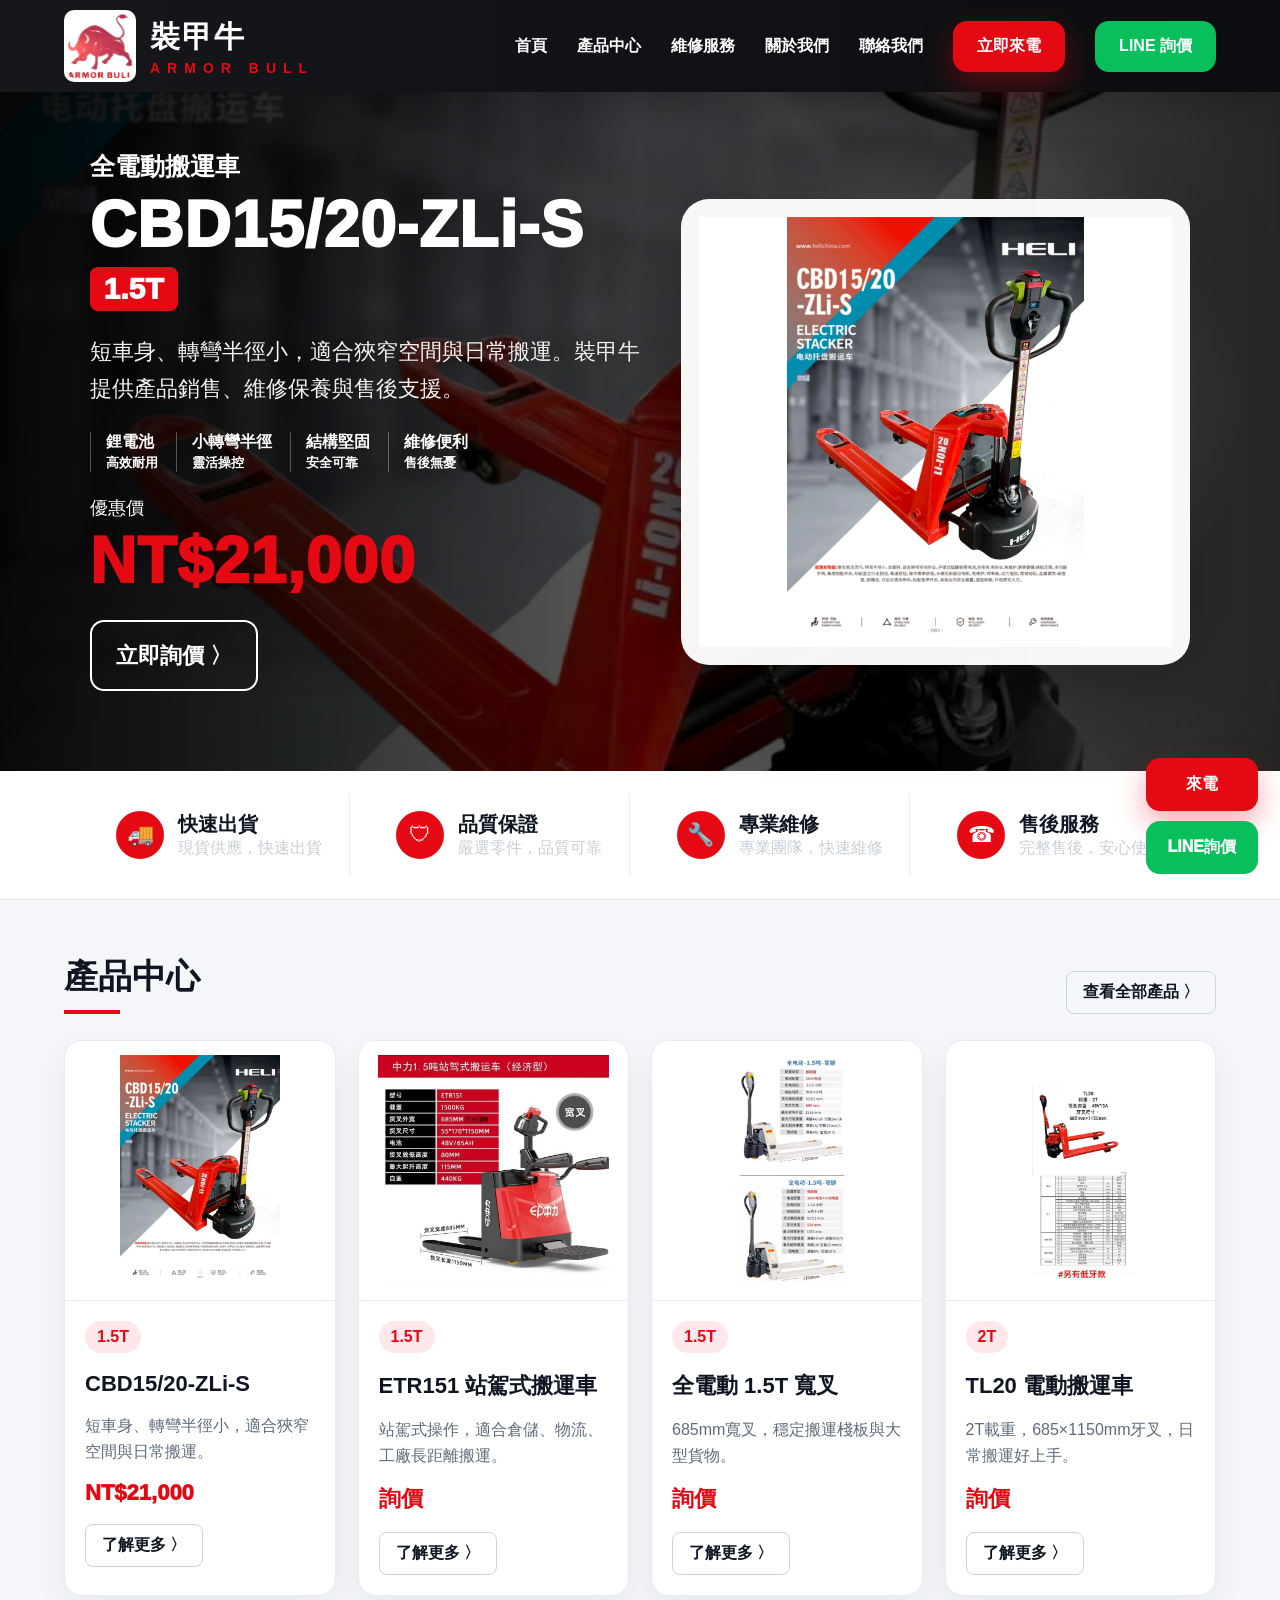
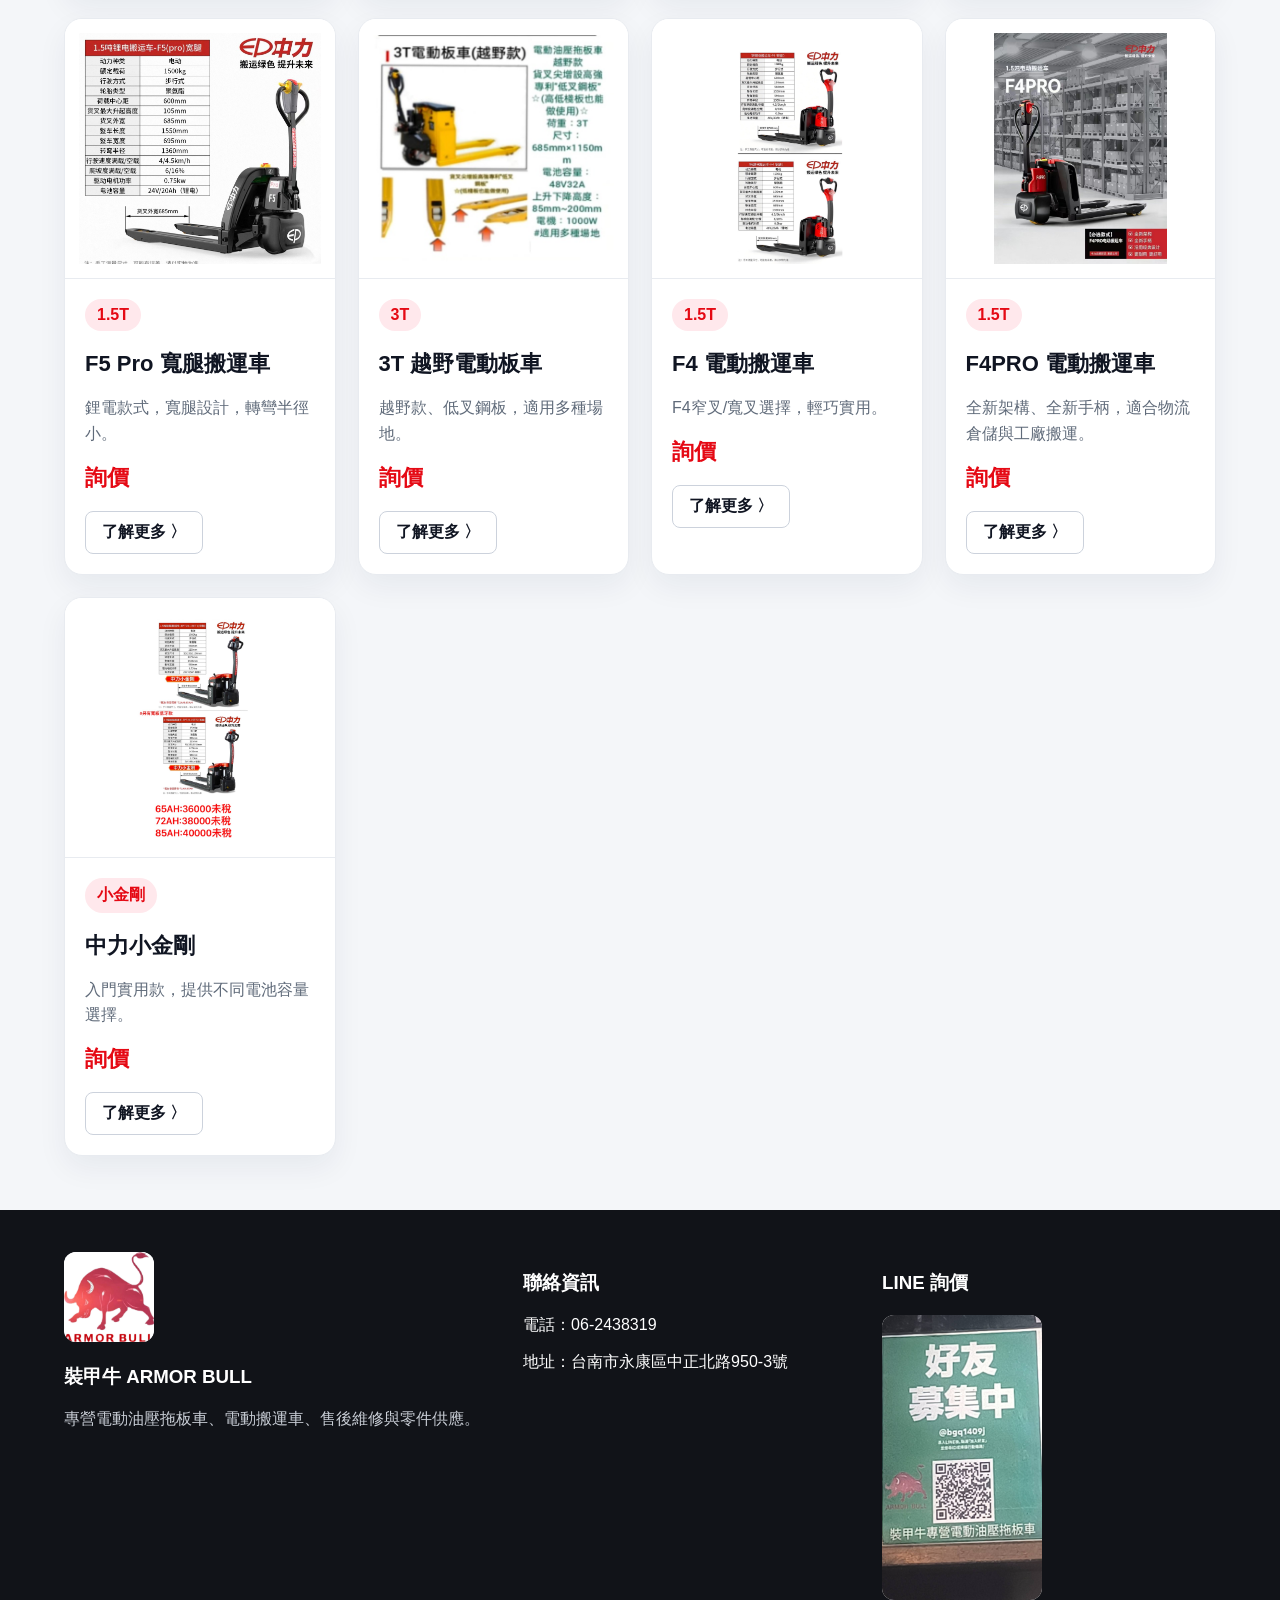
<file: index.html>
<!doctype html><html lang="zh-Hant"><head><meta charset="utf-8"><meta name="viewport" content="width=device-width,initial-scale=1"><title>裝甲牛 ARMOR BULL｜專業電動搬運設備</title><meta name="description" content="裝甲牛 ARMOR BULL，專營電動拖板車、電動搬運車與維修服務。"><link rel="stylesheet" href="css/style.css"></head><body><header class="topbar"><a class="brand" href="index.html"><img src="images/logo.jpg" onerror="this.onerror=null;this.src='logo.jpg'" alt="ARMOR BULL 裝甲牛 Logo"><div><h1>裝甲牛</h1><span>ARMOR BULL</span></div></a><nav class="nav"><a href="index.html">首頁</a><a href="products.html">產品中心</a><a href="service.html">維修服務</a><a href="about.html">關於我們</a><a href="contact.html">聯絡我們</a><a class="btn btn-red" href="tel:062438319">立即來電</a><a class="btn btn-green" href="contact.html#line">LINE 詢價</a></nav></header><section class="hero"><div><div class="eyebrow">全電動搬運車</div><h2>CBD15/20-ZLi-S</h2><span class="tag">1.5T</span><p>短車身、轉彎半徑小，適合狹窄空間與日常搬運。裝甲牛提供產品銷售、維修保養與售後支援。</p><div class="features"><div>鋰電池<br><small>高效耐用</small></div><div>小轉彎半徑<br><small>靈活操控</small></div><div>結構堅固<br><small>安全可靠</small></div><div>維修便利<br><small>售後無憂</small></div></div><div class="price"><small>優惠價</small><strong>NT$21,000</strong></div><p><a class="btn btn-outline" href="contact.html">立即詢價 〉</a></p></div><div class="hero-img"><img src="images/cbd.jpg" onerror="this.onerror=null;this.src='cbd.jpg'" alt="CBD15/20-ZLi-S 電動搬運車"></div></section><section class="service-strip"><div><span class="icon">🚚</span><p><b class="strip-title">快速出貨</b><br><span class="muted">現貨供應，快速出貨</span></p></div><div><span class="icon">🛡</span><p><b class="strip-title">品質保證</b><br><span class="muted">嚴選零件，品質可靠</span></p></div><div><span class="icon">🔧</span><p><b class="strip-title">專業維修</b><br><span class="muted">專業團隊，快速維修</span></p></div><div><span class="icon">☎</span><p><b class="strip-title">售後服務</b><br><span class="muted">完整售後，安心使用</span></p></div></section><section class="section" id="products"><div class="section-head"><h2>產品中心</h2><a class="mini-btn" href="products.html">查看全部產品 〉</a></div><div class="grid"><article class="card"><div class="pic"><img src="images/cbd.jpg" onerror="this.onerror=null;this.src='cbd.jpg'" alt="CBD15/20-ZLi-S"></div><div class="card-body"><span class="badge">1.5T</span><h3>CBD15/20-ZLi-S</h3><p>短車身、轉彎半徑小，適合狹窄空間與日常搬運。</p><div class="money">NT$21,000</div><a class="mini-btn" href="products.html#cbd">了解更多 〉</a></div></article>
<article class="card"><div class="pic"><img src="images/etr151.jpg" onerror="this.onerror=null;this.src='etr151.jpg'" alt="ETR151 站駕式搬運車"></div><div class="card-body"><span class="badge">1.5T</span><h3>ETR151 站駕式搬運車</h3><p>站駕式操作，適合倉儲、物流、工廠長距離搬運。</p><div class="money">詢價</div><a class="mini-btn" href="products.html#etr151">了解更多 〉</a></div></article>
<article class="card"><div class="pic"><img src="images/white-15.jpg" onerror="this.onerror=null;this.src='white-15.jpg'" alt="全電動 1.5T 寬叉"></div><div class="card-body"><span class="badge">1.5T</span><h3>全電動 1.5T 寬叉</h3><p>685mm寬叉，穩定搬運棧板與大型貨物。</p><div class="money">詢價</div><a class="mini-btn" href="products.html#white-15">了解更多 〉</a></div></article>
<article class="card"><div class="pic"><img src="images/tl20.jpg" onerror="this.onerror=null;this.src='tl20.jpg'" alt="TL20 電動搬運車"></div><div class="card-body"><span class="badge">2T</span><h3>TL20 電動搬運車</h3><p>2T載重，685×1150mm牙叉，日常搬運好上手。</p><div class="money">詢價</div><a class="mini-btn" href="products.html#tl20">了解更多 〉</a></div></article>
<article class="card"><div class="pic"><img src="images/f5pro.jpg" onerror="this.onerror=null;this.src='f5pro.jpg'" alt="F5 Pro 寬腿搬運車"></div><div class="card-body"><span class="badge">1.5T</span><h3>F5 Pro 寬腿搬運車</h3><p>鋰電款式，寬腿設計，轉彎半徑小。</p><div class="money">詢價</div><a class="mini-btn" href="products.html#f5pro">了解更多 〉</a></div></article>
<article class="card"><div class="pic"><img src="images/terrain3t.jpg" onerror="this.onerror=null;this.src='terrain3t.jpg'" alt="3T 越野電動板車"></div><div class="card-body"><span class="badge">3T</span><h3>3T 越野電動板車</h3><p>越野款、低叉鋼板，適用多種場地。</p><div class="money">詢價</div><a class="mini-btn" href="products.html#terrain3t">了解更多 〉</a></div></article>
<article class="card"><div class="pic"><img src="images/f4.jpg" onerror="this.onerror=null;this.src='f4.jpg'" alt="F4 電動搬運車"></div><div class="card-body"><span class="badge">1.5T</span><h3>F4 電動搬運車</h3><p>F4窄叉/寬叉選擇，輕巧實用。</p><div class="money">詢價</div><a class="mini-btn" href="products.html#f4">了解更多 〉</a></div></article>
<article class="card"><div class="pic"><img src="images/f4pro.jpg" onerror="this.onerror=null;this.src='f4pro.jpg'" alt="F4PRO 電動搬運車"></div><div class="card-body"><span class="badge">1.5T</span><h3>F4PRO 電動搬運車</h3><p>全新架構、全新手柄，適合物流倉儲與工廠搬運。</p><div class="money">詢價</div><a class="mini-btn" href="products.html#f4pro">了解更多 〉</a></div></article>
<article class="card"><div class="pic"><img src="images/xiaojingang.jpg" onerror="this.onerror=null;this.src='xiaojingang.jpg'" alt="中力小金剛"></div><div class="card-body"><span class="badge">小金剛</span><h3>中力小金剛</h3><p>入門實用款，提供不同電池容量選擇。</p><div class="money">詢價</div><a class="mini-btn" href="products.html#xiaojingang">了解更多 〉</a></div></article></div></section><div class="float"><a class="btn-red" href="tel:062438319">來電</a><a class="btn-green" href="contact.html#line">LINE詢價</a></div><footer class="footer"><div><img src="images/logo.jpg" onerror="this.onerror=null;this.src='logo.jpg'" alt="裝甲牛"><h3>裝甲牛 ARMOR BULL</h3><p class="muted">專營電動油壓拖板車、電動搬運車、售後維修與零件供應。</p></div><div><h3>聯絡資訊</h3><p>電話：06-2438319</p><p>地址：台南市永康區中正北路950-3號</p></div><div id="line"><h3>LINE 詢價</h3><img class="qr" src="images/lineqr.jpg" onerror="this.onerror=null;this.src='lineqr.jpg'" alt="LINE QR Code"></div></footer><script src="js/main.js"></script></body></html>
</file>
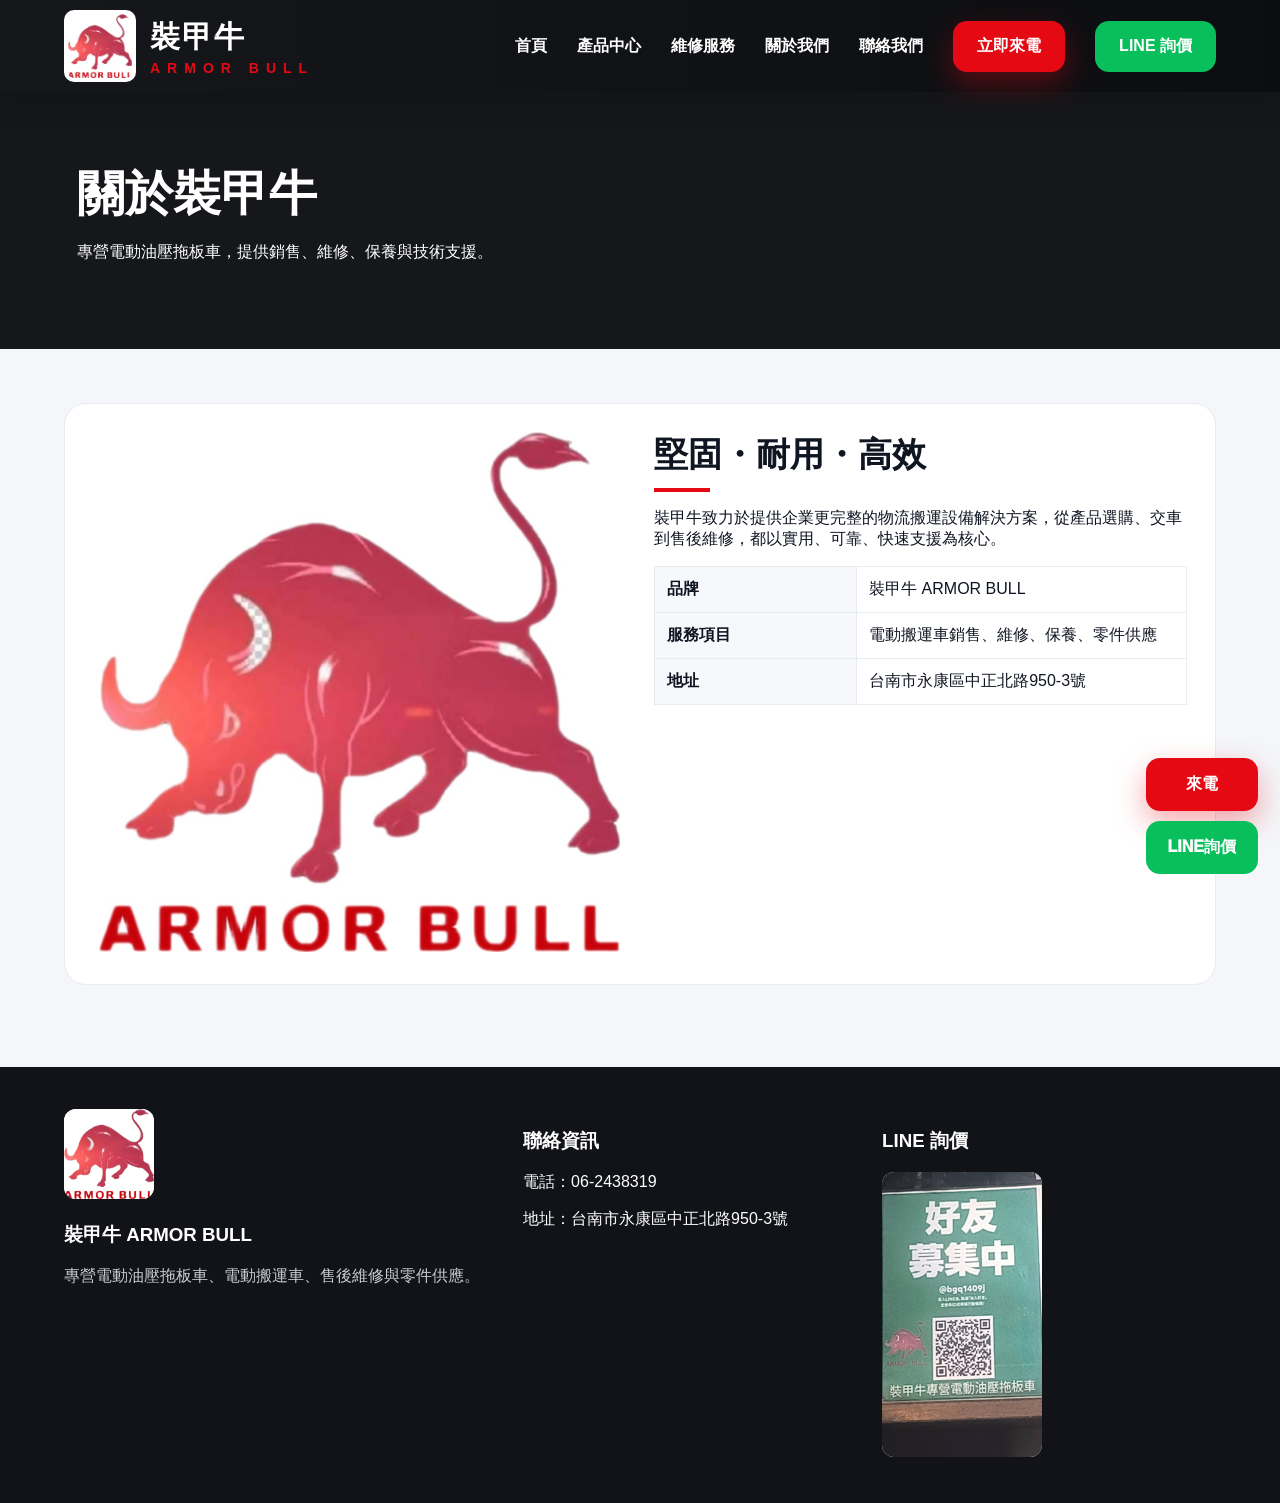
<file: about.html>
<!doctype html><html lang="zh-Hant"><head><meta charset="utf-8"><meta name="viewport" content="width=device-width,initial-scale=1"><title>關於我們｜裝甲牛 ARMOR BULL</title><meta name="description" content="裝甲牛 ARMOR BULL，專營電動拖板車、電動搬運車與維修服務。"><link rel="stylesheet" href="css/style.css"></head><body><header class="topbar"><a class="brand" href="index.html"><img src="images/logo.jpg" onerror="this.onerror=null;this.src='logo.jpg'" alt="ARMOR BULL 裝甲牛 Logo"><div><h1>裝甲牛</h1><span>ARMOR BULL</span></div></a><nav class="nav"><a href="index.html">首頁</a><a href="products.html">產品中心</a><a href="service.html">維修服務</a><a href="about.html">關於我們</a><a href="contact.html">聯絡我們</a><a class="btn btn-red" href="tel:062438319">立即來電</a><a class="btn btn-green" href="contact.html#line">LINE 詢價</a></nav></header><section class="page-hero"><h2>關於裝甲牛</h2><p>專營電動油壓拖板車，提供銷售、維修、保養與技術支援。</p></section><section class="section"><div class="product-detail"><div><img src="images/logo.jpg" onerror="this.onerror=null;this.src='logo.jpg'" alt="裝甲牛 Logo"></div><div><h2>堅固・耐用・高效</h2><p>裝甲牛致力於提供企業更完整的物流搬運設備解決方案，從產品選購、交車到售後維修，都以實用、可靠、快速支援為核心。</p><table class="specs"><tr><td>品牌</td><td>裝甲牛 ARMOR BULL</td></tr><tr><td>服務項目</td><td>電動搬運車銷售、維修、保養、零件供應</td></tr><tr><td>地址</td><td>台南市永康區中正北路950-3號</td></tr></table></div></div></section><div class="float"><a class="btn-red" href="tel:062438319">來電</a><a class="btn-green" href="contact.html#line">LINE詢價</a></div><footer class="footer"><div><img src="images/logo.jpg" onerror="this.onerror=null;this.src='logo.jpg'" alt="裝甲牛"><h3>裝甲牛 ARMOR BULL</h3><p class="muted">專營電動油壓拖板車、電動搬運車、售後維修與零件供應。</p></div><div><h3>聯絡資訊</h3><p>電話：06-2438319</p><p>地址：台南市永康區中正北路950-3號</p></div><div id="line"><h3>LINE 詢價</h3><img class="qr" src="images/lineqr.jpg" onerror="this.onerror=null;this.src='lineqr.jpg'" alt="LINE QR Code"></div></footer><script src="js/main.js"></script></body></html>
</file>
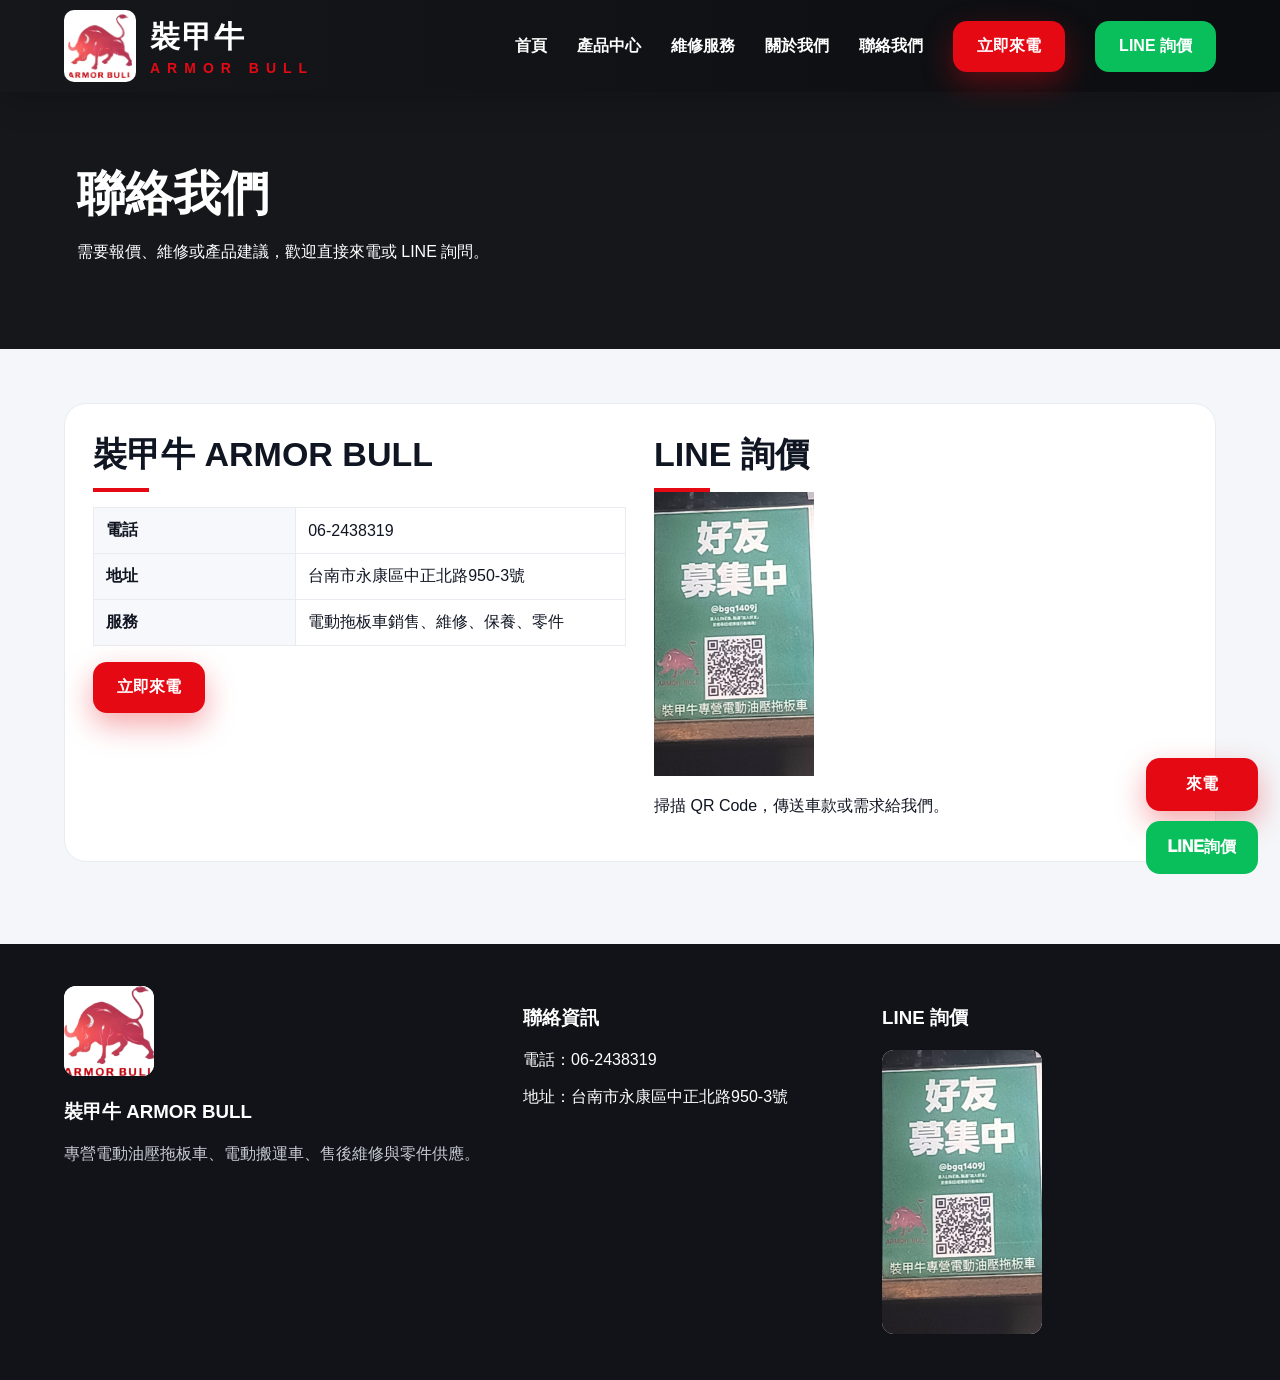
<file: contact.html>
<!doctype html><html lang="zh-Hant"><head><meta charset="utf-8"><meta name="viewport" content="width=device-width,initial-scale=1"><title>聯絡我們｜裝甲牛 ARMOR BULL</title><meta name="description" content="裝甲牛 ARMOR BULL，專營電動拖板車、電動搬運車與維修服務。"><link rel="stylesheet" href="css/style.css"></head><body><header class="topbar"><a class="brand" href="index.html"><img src="images/logo.jpg" onerror="this.onerror=null;this.src='logo.jpg'" alt="ARMOR BULL 裝甲牛 Logo"><div><h1>裝甲牛</h1><span>ARMOR BULL</span></div></a><nav class="nav"><a href="index.html">首頁</a><a href="products.html">產品中心</a><a href="service.html">維修服務</a><a href="about.html">關於我們</a><a href="contact.html">聯絡我們</a><a class="btn btn-red" href="tel:062438319">立即來電</a><a class="btn btn-green" href="contact.html#line">LINE 詢價</a></nav></header><section class="page-hero"><h2>聯絡我們</h2><p>需要報價、維修或產品建議，歡迎直接來電或 LINE 詢問。</p></section><section class="section"><div class="product-detail"><div><h2>裝甲牛 ARMOR BULL</h2><table class="specs"><tr><td>電話</td><td>06-2438319</td></tr><tr><td>地址</td><td>台南市永康區中正北路950-3號</td></tr><tr><td>服務</td><td>電動拖板車銷售、維修、保養、零件</td></tr></table><p><a class="btn btn-red" href="tel:062438319">立即來電</a></p></div><div id="line"><h2>LINE 詢價</h2><img class="qr" src="images/lineqr.jpg" onerror="this.onerror=null;this.src='lineqr.jpg'" alt="LINE QR Code"><p>掃描 QR Code，傳送車款或需求給我們。</p></div></div></section><div class="float"><a class="btn-red" href="tel:062438319">來電</a><a class="btn-green" href="contact.html#line">LINE詢價</a></div><footer class="footer"><div><img src="images/logo.jpg" onerror="this.onerror=null;this.src='logo.jpg'" alt="裝甲牛"><h3>裝甲牛 ARMOR BULL</h3><p class="muted">專營電動油壓拖板車、電動搬運車、售後維修與零件供應。</p></div><div><h3>聯絡資訊</h3><p>電話：06-2438319</p><p>地址：台南市永康區中正北路950-3號</p></div><div id="line"><h3>LINE 詢價</h3><img class="qr" src="images/lineqr.jpg" onerror="this.onerror=null;this.src='lineqr.jpg'" alt="LINE QR Code"></div></footer><script src="js/main.js"></script></body></html>
</file>
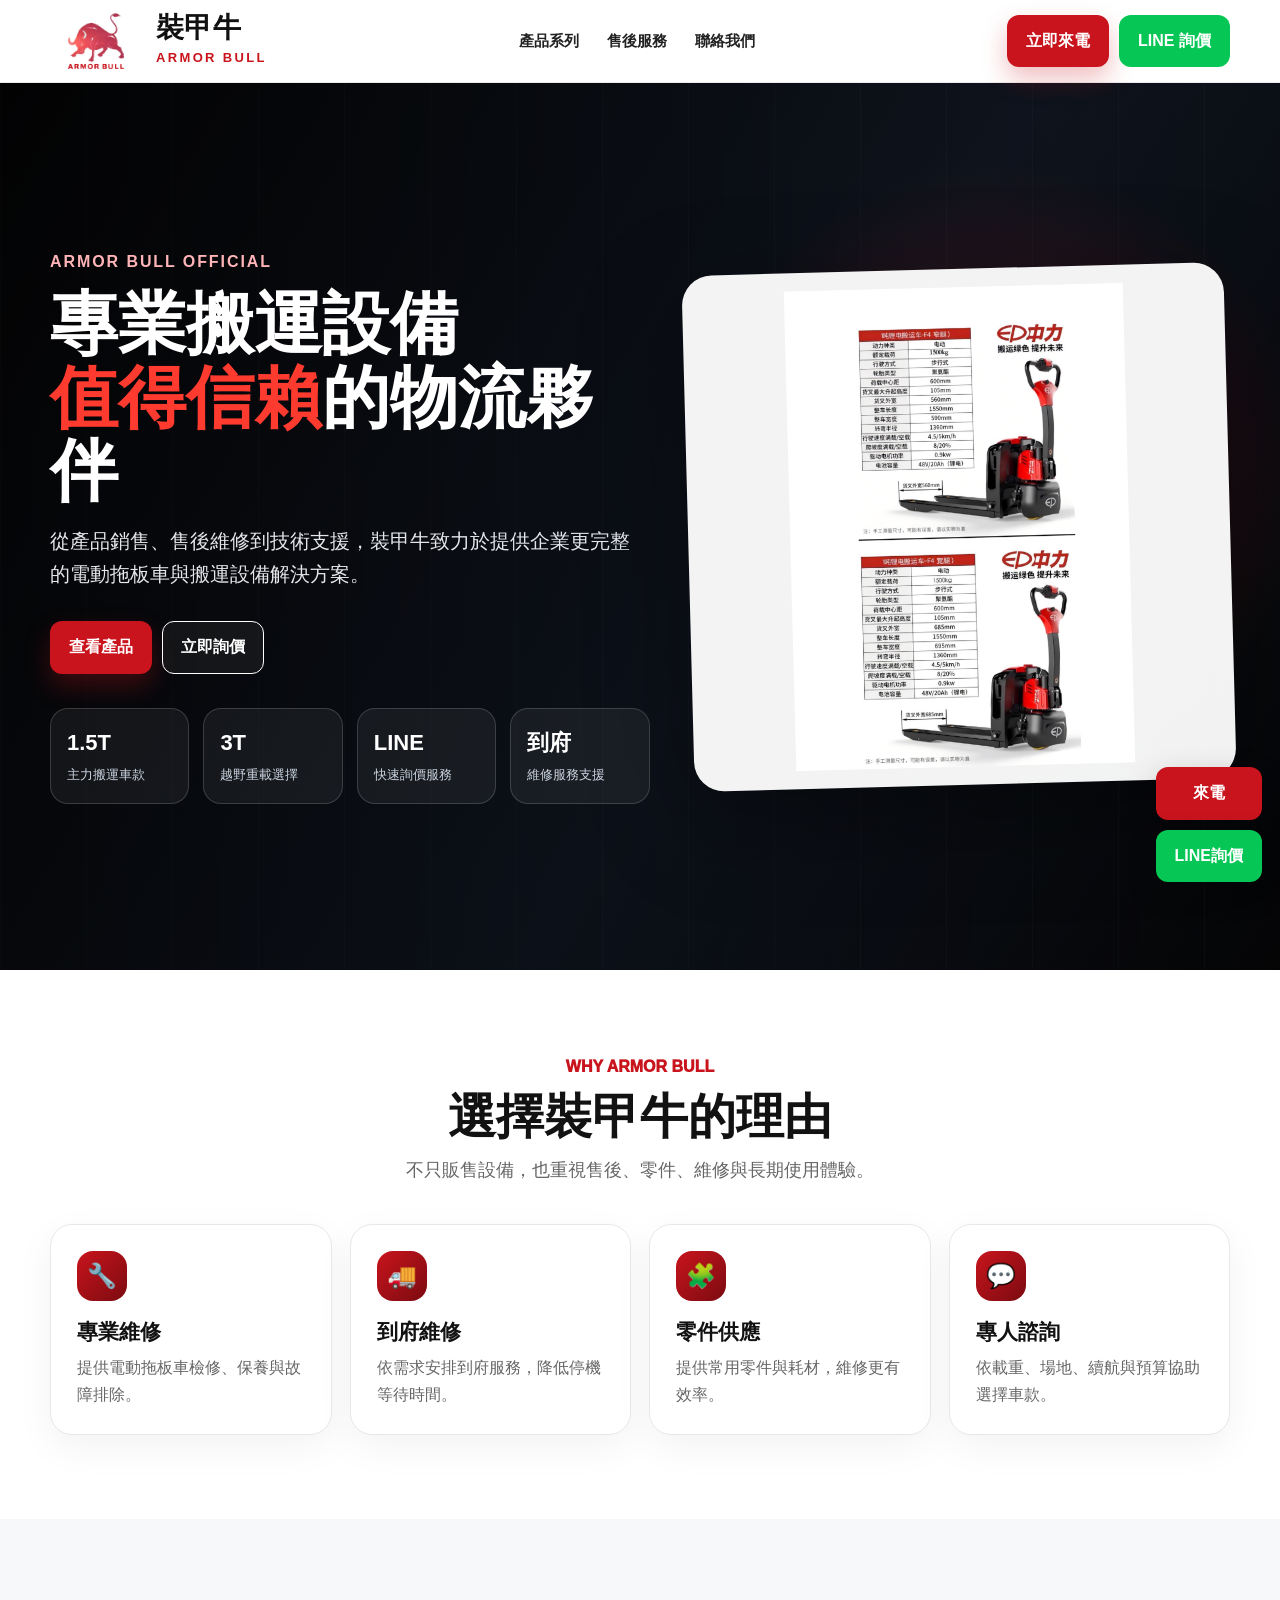
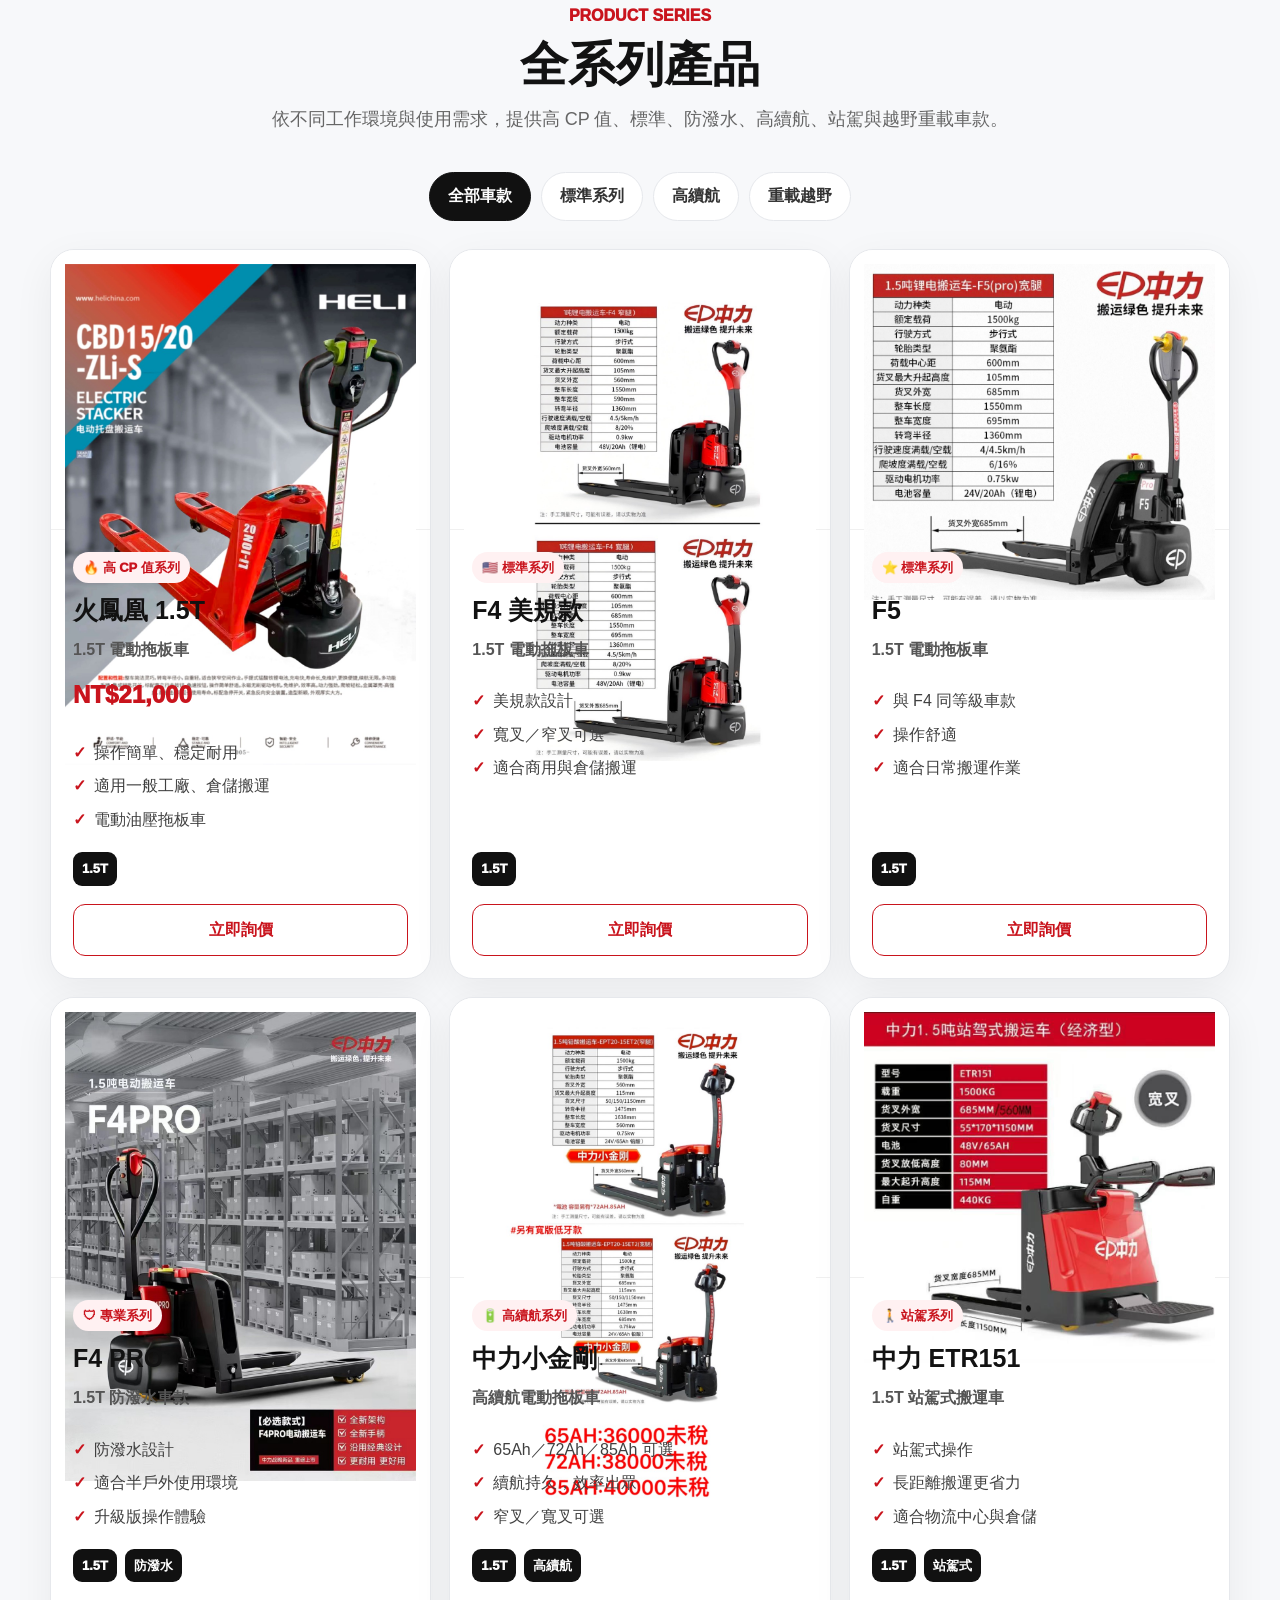
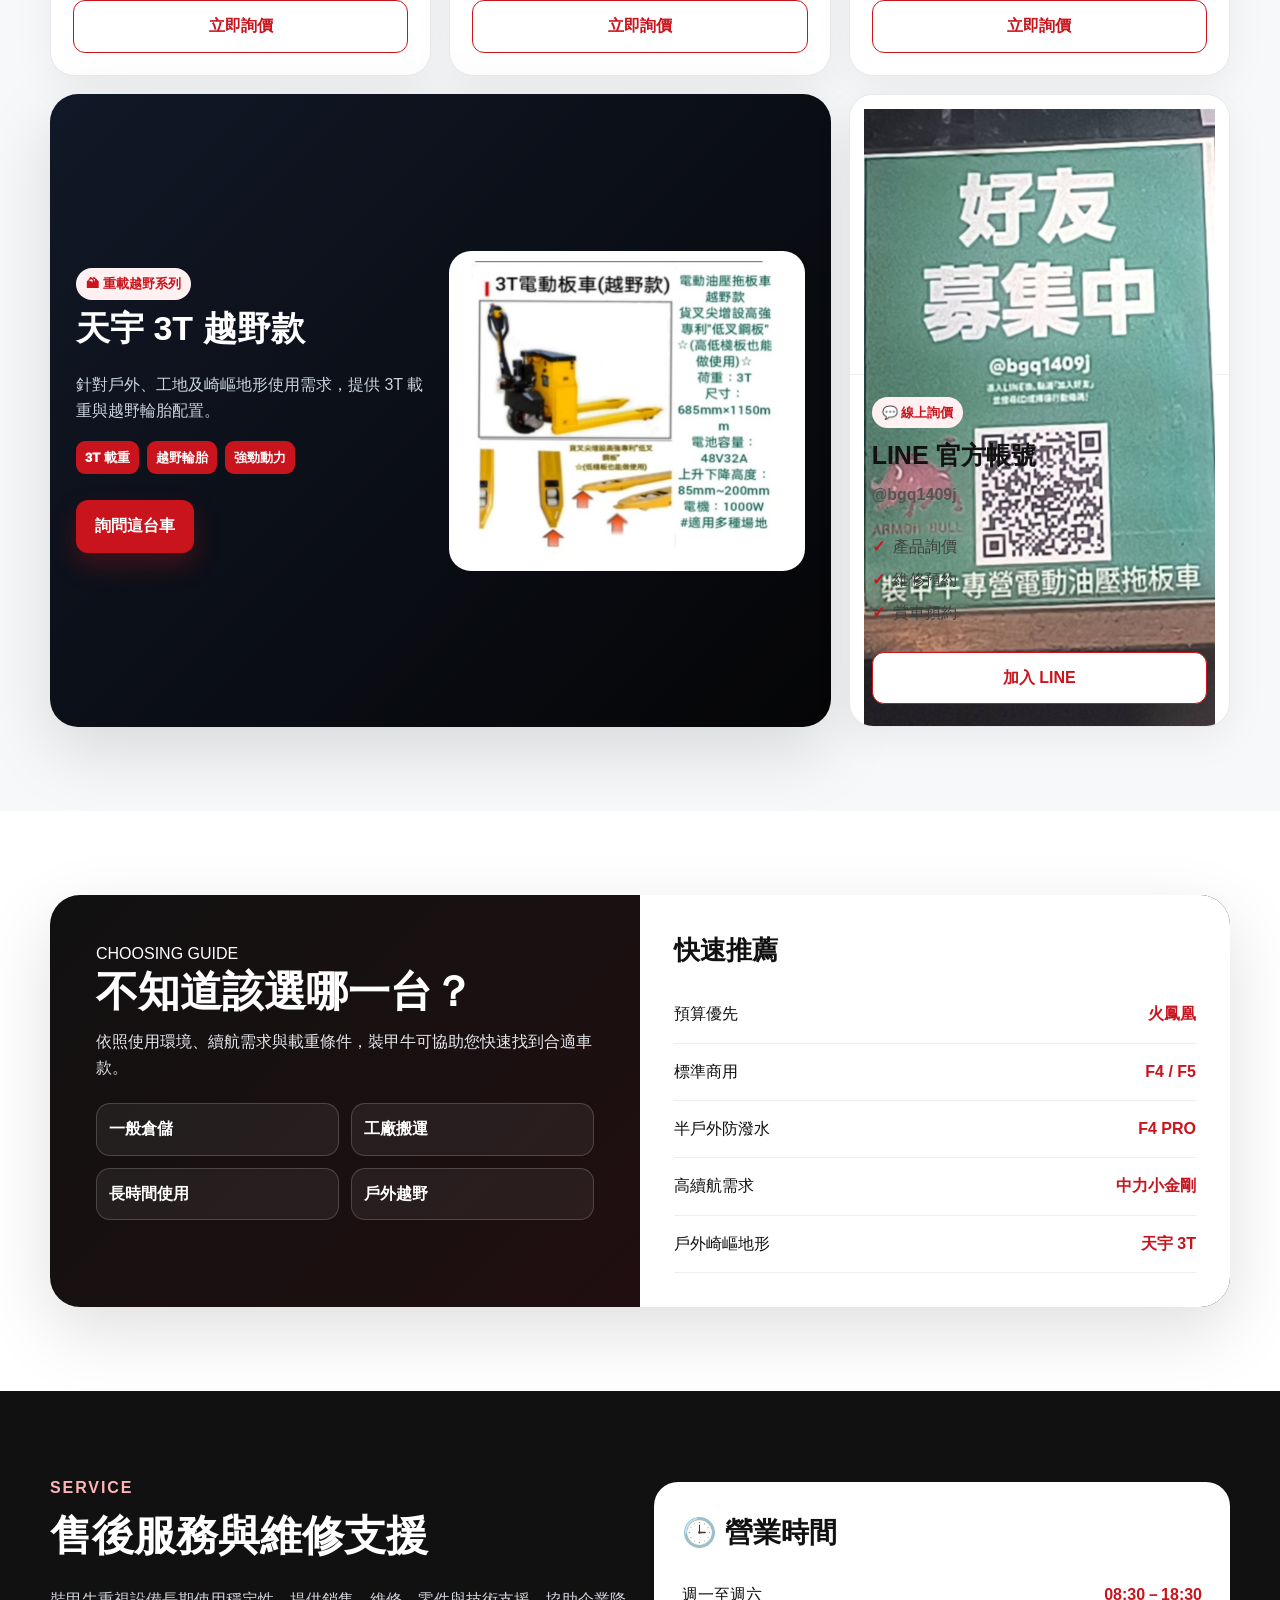
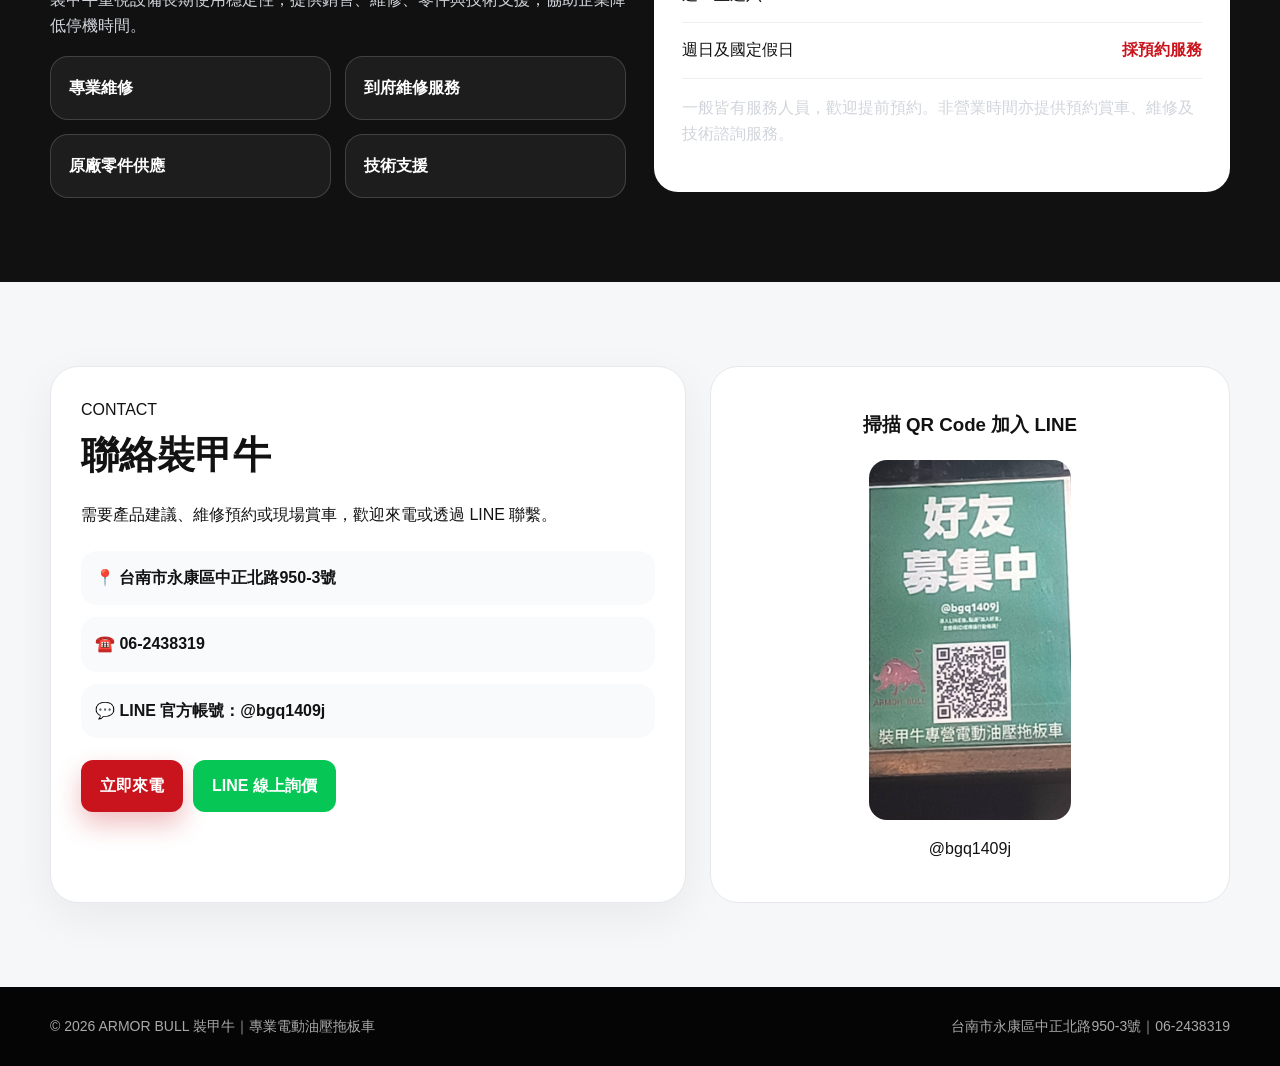
<file: index_fixed.html>
<!doctype html>
<html lang="zh-Hant">
<head>
  <meta charset="utf-8" />
  <meta name="viewport" content="width=device-width, initial-scale=1" />
  <title>裝甲牛 ARMOR BULL｜電動拖板車・搬運設備專家</title>
  <meta name="description" content="裝甲牛 ARMOR BULL 專營電動油壓拖板車、電動搬運設備、售後維修與零件供應。台南市永康區中正北路950-3號，電話06-2438319。" />
  <style>
    :root{
      --red:#c9141d;
      --red2:#ff3b30;
      --black:#08090b;
      --steel:#141820;
      --gray:#6b7280;
      --line:#e6e8ec;
      --white:#fff;
      --soft:#f7f8fa;
      --green:#06c755;
      --radius:22px;
      --shadow:0 24px 70px rgba(0,0,0,.13);
    }
    *{box-sizing:border-box}
    html{scroll-behavior:smooth}
    body{margin:0;font-family:-apple-system,BlinkMacSystemFont,"Segoe UI","Noto Sans TC","Microsoft JhengHei",Arial,sans-serif;color:#121212;background:#fff;line-height:1.65}
    a{text-decoration:none;color:inherit}
    img{max-width:100%;display:block}
    .container{width:min(1180px,calc(100% - 36px));margin:auto}
    .topbar{position:sticky;top:0;z-index:20;background:rgba(255,255,255,.92);backdrop-filter:blur(16px);border-bottom:1px solid rgba(0,0,0,.08)}
    .nav{height:82px;display:flex;align-items:center;justify-content:space-between;gap:22px}
    .brand{display:flex;align-items:center;gap:14px;font-weight:900;letter-spacing:.02em}
    .brand img{width:92px;height:56px;object-fit:contain;border-radius:8px;background:#fff}
    .brand .cn{font-size:28px;line-height:1;color:#111}.brand .en{font-size:13px;color:var(--red);letter-spacing:.18em;margin-top:5px}
    .navlinks{display:flex;gap:28px;font-weight:800;color:#222;font-size:15px}.navlinks a:hover{color:var(--red)}
    .actions{display:flex;gap:10px;align-items:center}.btn{display:inline-flex;align-items:center;justify-content:center;gap:8px;border-radius:12px;padding:12px 18px;font-weight:900;border:1px solid transparent;transition:.2s;white-space:nowrap}.btn:hover{transform:translateY(-2px)}.btn-red{background:var(--red);color:#fff;box-shadow:0 12px 26px rgba(201,20,29,.28)}.btn-line{background:var(--green);color:#fff}.btn-dark{background:#111;color:#fff}.btn-outline{border-color:#fff;color:#fff;background:rgba(255,255,255,.05)}
    .hero{position:relative;overflow:hidden;background:radial-gradient(circle at 78% 44%,rgba(201,20,29,.34),transparent 28%),linear-gradient(120deg,#050506 0%,#111722 58%,#050506 100%);color:#fff}
    .hero:before{content:"";position:absolute;inset:0;background:linear-gradient(90deg,rgba(0,0,0,.55),rgba(0,0,0,.1)),repeating-linear-gradient(90deg,rgba(255,255,255,.035) 0 1px,transparent 1px 86px);opacity:.75}
    .hero-inner{position:relative;display:grid;grid-template-columns:1.05fr .95fr;gap:38px;align-items:center;min-height:680px;padding:82px 0}
    .eyebrow{color:#ffb4b7;font-weight:900;letter-spacing:.12em;margin-bottom:12px}.hero h1{font-size:clamp(42px,5.3vw,76px);line-height:1.08;margin:0 0 18px;font-weight:950}.hero h1 span{color:var(--red2)}.hero p{font-size:20px;color:#e5e7eb;max-width:650px;margin:0 0 30px}.hero-img{border-radius:30px;background:rgba(255,255,255,.95);padding:18px;box-shadow:0 30px 100px rgba(0,0,0,.4);transform:rotate(-1.5deg)}.hero-img img{border-radius:20px;max-height:480px;width:100%;object-fit:contain}.hero-stats{display:grid;grid-template-columns:repeat(4,1fr);gap:14px;margin-top:34px}.stat{border:1px solid rgba(255,255,255,.16);border-radius:18px;padding:16px;background:rgba(255,255,255,.06)}.stat b{display:block;font-size:22px;color:#fff}.stat small{color:#cbd5e1}
    section{padding:84px 0}.section-title{text-align:center;margin:0 auto 38px;max-width:760px}.section-title .tag{display:inline-block;color:var(--red);font-weight:950;margin-bottom:8px}.section-title h2{font-size:clamp(30px,4vw,48px);line-height:1.15;margin:0 0 12px}.section-title p{color:#666;margin:0;font-size:18px}
    .promise{background:#fff}.promise-grid{display:grid;grid-template-columns:repeat(4,1fr);gap:18px}.promise-card{padding:26px;border:1px solid var(--line);border-radius:var(--radius);box-shadow:0 12px 38px rgba(0,0,0,.05);background:#fff}.icon{width:50px;height:50px;border-radius:16px;background:linear-gradient(135deg,var(--red),#7b0b10);color:#fff;display:grid;place-items:center;font-size:24px;margin-bottom:14px}.promise-card h3{margin:0 0 6px;font-size:21px}.promise-card p{margin:0;color:#666}
    .products{background:var(--soft)}.tabs{display:flex;justify-content:center;gap:10px;flex-wrap:wrap;margin-bottom:28px}.tab{padding:10px 18px;border:1px solid var(--line);border-radius:999px;background:#fff;font-weight:900;color:#333}.tab.active{background:#111;color:#fff;border-color:#111}.product-grid{display:grid;grid-template-columns:repeat(3,1fr);gap:18px}.product{background:#fff;border:1px solid var(--line);border-radius:24px;overflow:hidden;box-shadow:0 12px 40px rgba(0,0,0,.06);display:flex;flex-direction:column}.product-media{height:280px;background:#fff;display:grid;place-items:center;padding:14px;border-bottom:1px solid #f0f0f0}.product-media img{height:100%;width:100%;object-fit:contain}.product-body{padding:22px;display:flex;flex-direction:column;gap:12px;flex:1}.badge{display:inline-flex;width:max-content;border-radius:999px;padding:5px 10px;background:#fff1f2;color:var(--red);font-weight:950;font-size:13px}.product h3{font-size:25px;margin:0;line-height:1.2}.sub{color:#555;font-weight:800}.price{font-size:24px;font-weight:950;color:var(--red)}.features{padding:0;margin:6px 0 0 0;list-style:none}.features li{margin:7px 0;color:#404040}.features li:before{content:"✓";color:var(--red);font-weight:950;margin-right:8px}.capacity{display:flex;gap:8px;flex-wrap:wrap;margin-top:auto}.pill{font-size:13px;font-weight:950;border-radius:9px;background:#111;color:#fff;padding:6px 9px}.product .btn{width:100%;margin-top:6px;border-color:var(--red);color:var(--red);background:#fff}.product .btn:hover{background:var(--red);color:#fff}.highlight{grid-column:span 2;background:linear-gradient(135deg,#111827,#050506);color:#fff;display:grid;grid-template-columns:1fr 1fr;gap:18px;align-items:center;padding:26px;border-radius:28px;box-shadow:var(--shadow)}.highlight img{background:#fff;border-radius:22px;padding:10px;height:320px;width:100%;object-fit:contain}.highlight h3{font-size:34px;margin:0}.highlight p{color:#cbd5e1}.highlight .pill{background:var(--red)}
    .chooser{background:#fff}.chooser-box{border-radius:30px;overflow:hidden;background:linear-gradient(135deg,#111,#2a0d10);color:#fff;display:grid;grid-template-columns:1fr 1fr;box-shadow:var(--shadow)}.chooser-copy{padding:46px}.chooser-copy h2{font-size:42px;line-height:1.12;margin:0 0 14px}.chooser-copy p{color:#e5e7eb;margin:0 0 22px}.checklist{display:grid;grid-template-columns:1fr 1fr;gap:12px}.check{border:1px solid rgba(255,255,255,.18);border-radius:14px;padding:12px;background:rgba(255,255,255,.06);font-weight:900}.recommend{background:#fff;color:#111;padding:34px}.recommend h3{font-size:26px;margin:0 0 14px}.recommend-row{display:flex;justify-content:space-between;gap:18px;border-bottom:1px solid #eee;padding:15px 0}.recommend-row b{color:var(--red)}
    .service{background:#111;color:#fff}.service-grid{display:grid;grid-template-columns:1fr 1fr;gap:28px;align-items:center}.service h2{font-size:42px;margin:0 0 16px}.service p{color:#d1d5db}.service-list{display:grid;grid-template-columns:repeat(2,1fr);gap:14px}.service-item{border:1px solid rgba(255,255,255,.16);border-radius:18px;padding:18px;background:rgba(255,255,255,.05);font-weight:900}.hours{background:#fff;color:#111;border-radius:24px;padding:28px}.hours h3{font-size:28px;margin:0 0 12px}.hours-row{display:flex;justify-content:space-between;padding:14px 0;border-bottom:1px solid #eee;gap:16px}.hours-row:last-child{border-bottom:0}.hours strong{color:var(--red)}
    .contact{background:#f6f7f9}.contact-grid{display:grid;grid-template-columns:1.1fr .9fr;gap:24px}.contact-card{background:#fff;border:1px solid var(--line);border-radius:28px;padding:30px;box-shadow:0 14px 46px rgba(0,0,0,.06)}.contact-card h2{font-size:38px;margin:0 0 10px}.info{display:grid;gap:12px;margin:22px 0}.info div{padding:14px;border-radius:16px;background:#f8fafc;font-weight:900}.qr{background:#fff;border:1px solid var(--line);border-radius:28px;padding:24px;display:grid;place-items:center;text-align:center}.qr img{max-height:360px;border-radius:18px}.footer{background:#050506;color:#aaa;padding:28px 0;font-size:14px}.footer-inner{display:flex;justify-content:space-between;gap:16px;align-items:center}.floating{position:fixed;right:18px;bottom:18px;z-index:30;display:flex;flex-direction:column;gap:10px}.floating a{box-shadow:0 10px 30px rgba(0,0,0,.22)}
    @media (max-width: 980px){.navlinks{display:none}.hero-inner,.service-grid,.contact-grid,.chooser-box{grid-template-columns:1fr}.hero-inner{min-height:auto;padding:54px 0}.hero-stats,.promise-grid{grid-template-columns:repeat(2,1fr)}.product-grid{grid-template-columns:1fr 1fr}.highlight{grid-column:span 2;grid-template-columns:1fr}.brand .cn{font-size:22px}.actions .btn-red{display:none}}
    @media (max-width: 640px){.container{width:min(100% - 24px,1180px)}.nav{height:72px}.brand img{width:66px;height:44px}.brand .cn{font-size:19px}.brand .en{font-size:10px}.actions .btn-line{padding:10px 12px;font-size:13px}.hero h1{font-size:42px}.hero p{font-size:17px}.hero-stats,.promise-grid,.product-grid,.service-list,.checklist{grid-template-columns:1fr}.highlight{grid-column:auto}.section-title h2,.service h2,.chooser-copy h2,.contact-card h2{font-size:32px}.product-media{height:230px}.footer-inner{flex-direction:column;align-items:flex-start}.floating{left:12px;right:12px;bottom:12px;flex-direction:row}.floating a{flex:1;padding:12px 10px}.qr img{max-height:260px}}
  </style>
</head>
<body>
  <header class="topbar">
    <div class="container nav">
      <a class="brand" href="#top" aria-label="ARMOR BULL 裝甲牛首頁">
        <img src="logo.jpg" alt="ARMOR BULL 裝甲牛 Logo">
        <div><div class="cn">裝甲牛</div><div class="en">ARMOR BULL</div></div>
      </a>
      <nav class="navlinks">
        <a href="#products">產品系列</a><a href="#service">售後服務</a><a href="#contact">聯絡我們</a>
      </nav>
      <div class="actions"><a class="btn btn-red" href="tel:062438319">立即來電</a><a class="btn btn-line" href="https://line.me/R/ti/p/@bgq1409j" target="_blank">LINE 詢價</a></div>
    </div>
  </header>

  <main id="top">
    <section class="hero">
      <div class="container hero-inner">
        <div>
          <div class="eyebrow">ARMOR BULL OFFICIAL</div>
          <h1>專業搬運設備<br><span>值得信賴</span>的物流夥伴</h1>
          <p>從產品銷售、售後維修到技術支援，裝甲牛致力於提供企業更完整的電動拖板車與搬運設備解決方案。</p>
          <div class="actions"><a class="btn btn-red" href="#products">查看產品</a><a class="btn btn-outline" href="#contact">立即詢價</a></div>
          <div class="hero-stats">
            <div class="stat"><b>1.5T</b><small>主力搬運車款</small></div>
            <div class="stat"><b>3T</b><small>越野重載選擇</small></div>
            <div class="stat"><b>LINE</b><small>快速詢價服務</small></div>
            <div class="stat"><b>到府</b><small>維修服務支援</small></div>
          </div>
        </div>
        <div class="hero-img"><img src="f4-us.jpg" alt="裝甲牛 F4 美規款電動拖板車"></div>
      </div>
    </section>

    <section class="promise">
      <div class="container">
        <div class="section-title"><span class="tag">WHY ARMOR BULL</span><h2>選擇裝甲牛的理由</h2><p>不只販售設備，也重視售後、零件、維修與長期使用體驗。</p></div>
        <div class="promise-grid">
          <div class="promise-card"><div class="icon">🔧</div><h3>專業維修</h3><p>提供電動拖板車檢修、保養與故障排除。</p></div>
          <div class="promise-card"><div class="icon">🚚</div><h3>到府維修</h3><p>依需求安排到府服務，降低停機等待時間。</p></div>
          <div class="promise-card"><div class="icon">🧩</div><h3>零件供應</h3><p>提供常用零件與耗材，維修更有效率。</p></div>
          <div class="promise-card"><div class="icon">💬</div><h3>專人諮詢</h3><p>依載重、場地、續航與預算協助選擇車款。</p></div>
        </div>
      </div>
    </section>

    <section class="products" id="products">
      <div class="container">
        <div class="section-title"><span class="tag">PRODUCT SERIES</span><h2>全系列產品</h2><p>依不同工作環境與使用需求，提供高 CP 值、標準、防潑水、高續航、站駕與越野重載車款。</p></div>
        <div class="tabs"><span class="tab active">全部車款</span><span class="tab">標準系列</span><span class="tab">高續航</span><span class="tab">重載越野</span></div>
        <div class="product-grid">
          <article class="product">
            <div class="product-media"><img src="fire-phoenix.jpg" alt="火鳳凰 1.5T 電動拖板車"></div>
            <div class="product-body"><span class="badge">🔥 高 CP 值系列</span><h3>火鳳凰 1.5T</h3><div class="sub">1.5T 電動拖板車</div><div class="price">NT$21,000</div><ul class="features"><li>操作簡單、穩定耐用</li><li>適用一般工廠、倉儲搬運</li><li>電動油壓拖板車</li></ul><div class="capacity"><span class="pill">1.5T</span></div><a class="btn" href="#contact">立即詢價</a></div>
          </article>
          <article class="product">
            <div class="product-media"><img src="f4-us.jpg" alt="F4 美規款 1.5T 電動拖板車"></div>
            <div class="product-body"><span class="badge">🇺🇸 標準系列</span><h3>F4 美規款</h3><div class="sub">1.5T 電動拖板車</div><ul class="features"><li>美規款設計</li><li>寬叉／窄叉可選</li><li>適合商用與倉儲搬運</li></ul><div class="capacity"><span class="pill">1.5T</span></div><a class="btn" href="#contact">立即詢價</a></div>
          </article>
          <article class="product">
            <div class="product-media"><img src="f5.jpg" alt="F5 1.5T 電動拖板車"></div>
            <div class="product-body"><span class="badge">⭐ 標準系列</span><h3>F5</h3><div class="sub">1.5T 電動拖板車</div><ul class="features"><li>與 F4 同等級車款</li><li>操作舒適</li><li>適合日常搬運作業</li></ul><div class="capacity"><span class="pill">1.5T</span></div><a class="btn" href="#contact">立即詢價</a></div>
          </article>
          <article class="product">
            <div class="product-media"><img src="f4pro.jpg" alt="F4 PRO 防潑水 1.5T 電動拖板車"></div>
            <div class="product-body"><span class="badge">🛡 專業系列</span><h3>F4 PRO</h3><div class="sub">1.5T 防潑水車款</div><ul class="features"><li>防潑水設計</li><li>適合半戶外使用環境</li><li>升級版操作體驗</li></ul><div class="capacity"><span class="pill">1.5T</span><span class="pill">防潑水</span></div><a class="btn" href="#contact">立即詢價</a></div>
          </article>
          <article class="product">
            <div class="product-media"><img src="xiaojingang.jpg" alt="中力小金剛 高續航電動拖板車"></div>
            <div class="product-body"><span class="badge">🔋 高續航系列</span><h3>中力小金剛</h3><div class="sub">高續航電動拖板車</div><ul class="features"><li>65Ah／72Ah／85Ah 可選</li><li>續航持久，效率出眾</li><li>窄叉／寬叉可選</li></ul><div class="capacity"><span class="pill">1.5T</span><span class="pill">高續航</span></div><a class="btn" href="#contact">立即詢價</a></div>
          </article>
          <article class="product">
            <div class="product-media"><img src="etr151.jpg" alt="中力 ETR151 站駕式搬運車"></div>
            <div class="product-body"><span class="badge">🚶 站駕系列</span><h3>中力 ETR151</h3><div class="sub">1.5T 站駕式搬運車</div><ul class="features"><li>站駕式操作</li><li>長距離搬運更省力</li><li>適合物流中心與倉儲</li></ul><div class="capacity"><span class="pill">1.5T</span><span class="pill">站駕式</span></div><a class="btn" href="#contact">立即詢價</a></div>
          </article>
          <article class="highlight">
            <div><span class="badge">🏔 重載越野系列</span><h3>天宇 3T 越野款</h3><p>針對戶外、工地及崎嶇地形使用需求，提供 3T 載重與越野輪胎配置。</p><div class="capacity"><span class="pill">3T 載重</span><span class="pill">越野輪胎</span><span class="pill">強勁動力</span></div><br><a class="btn btn-red" href="#contact">詢問這台車</a></div>
            <img src="tianyu3t.jpg" alt="天宇 3T 越野款電動拖板車">
          </article>
          <article class="product">
            <div class="product-media"><img src="line-qr.jpg" alt="裝甲牛 LINE 官方帳號 QR Code"></div>
            <div class="product-body"><span class="badge">💬 線上詢價</span><h3>LINE 官方帳號</h3><div class="sub">@bgq1409j</div><ul class="features"><li>產品詢價</li><li>維修預約</li><li>賞車預約</li></ul><a class="btn" href="https://line.me/R/ti/p/@bgq1409j" target="_blank">加入 LINE</a></div>
          </article>
        </div>
      </div>
    </section>

    <section class="chooser">
      <div class="container chooser-box">
        <div class="chooser-copy"><span class="tag">CHOOSING GUIDE</span><h2>不知道該選哪一台？</h2><p>依照使用環境、續航需求與載重條件，裝甲牛可協助您快速找到合適車款。</p><div class="checklist"><div class="check">一般倉儲</div><div class="check">工廠搬運</div><div class="check">長時間使用</div><div class="check">戶外越野</div></div></div>
        <div class="recommend"><h3>快速推薦</h3><div class="recommend-row"><span>預算優先</span><b>火鳳凰</b></div><div class="recommend-row"><span>標準商用</span><b>F4 / F5</b></div><div class="recommend-row"><span>半戶外防潑水</span><b>F4 PRO</b></div><div class="recommend-row"><span>高續航需求</span><b>中力小金剛</b></div><div class="recommend-row"><span>戶外崎嶇地形</span><b>天宇 3T</b></div></div>
      </div>
    </section>

    <section class="service" id="service">
      <div class="container service-grid">
        <div><span class="eyebrow">SERVICE</span><h2>售後服務與維修支援</h2><p>裝甲牛重視設備長期使用穩定性，提供銷售、維修、零件與技術支援，協助企業降低停機時間。</p><div class="service-list"><div class="service-item">專業維修</div><div class="service-item">到府維修服務</div><div class="service-item">原廠零件供應</div><div class="service-item">技術支援</div></div></div>
        <div class="hours"><h3>🕒 營業時間</h3><div class="hours-row"><span>週一至週六</span><strong>08:30－18:30</strong></div><div class="hours-row"><span>週日及國定假日</span><strong>採預約服務</strong></div><p>一般皆有服務人員，歡迎提前預約。非營業時間亦提供預約賞車、維修及技術諮詢服務。</p></div>
      </div>
    </section>

    <section class="contact" id="contact">
      <div class="container contact-grid">
        <div class="contact-card"><span class="tag">CONTACT</span><h2>聯絡裝甲牛</h2><p>需要產品建議、維修預約或現場賞車，歡迎來電或透過 LINE 聯繫。</p><div class="info"><div>📍 台南市永康區中正北路950-3號</div><div>☎️ 06-2438319</div><div>💬 LINE 官方帳號：@bgq1409j</div></div><div class="actions"><a class="btn btn-red" href="tel:062438319">立即來電</a><a class="btn btn-line" href="https://line.me/R/ti/p/@bgq1409j" target="_blank">LINE 線上詢價</a></div></div>
        <div class="qr"><h3>掃描 QR Code 加入 LINE</h3><img src="line-qr.jpg" alt="裝甲牛 LINE QR Code"><p>@bgq1409j</p></div>
      </div>
    </section>
  </main>

  <div class="floating"><a class="btn btn-red" href="tel:062438319">來電</a><a class="btn btn-line" href="https://line.me/R/ti/p/@bgq1409j" target="_blank">LINE詢價</a></div>

  <footer class="footer"><div class="container footer-inner"><div>© 2026 ARMOR BULL 裝甲牛｜專業電動油壓拖板車</div><div>台南市永康區中正北路950-3號｜06-2438319</div></div></footer>
</body>
</html>
</file>
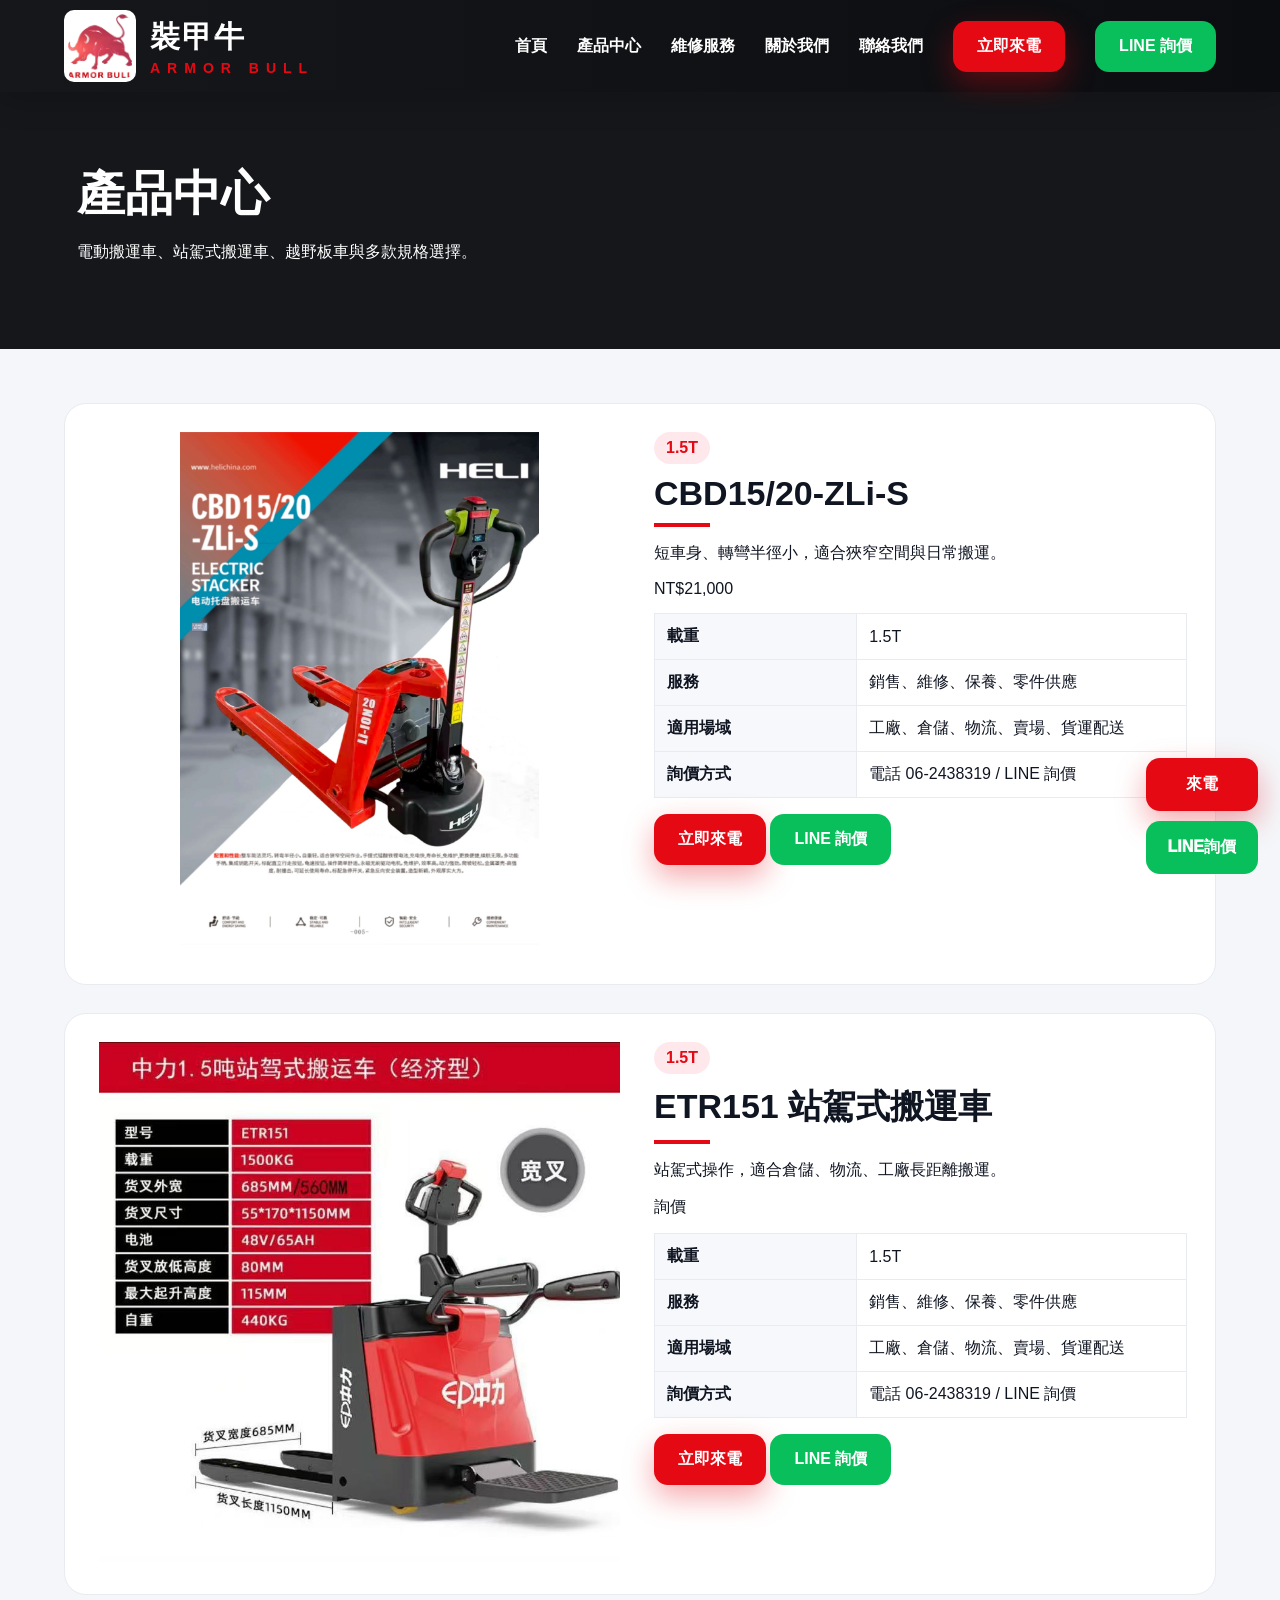
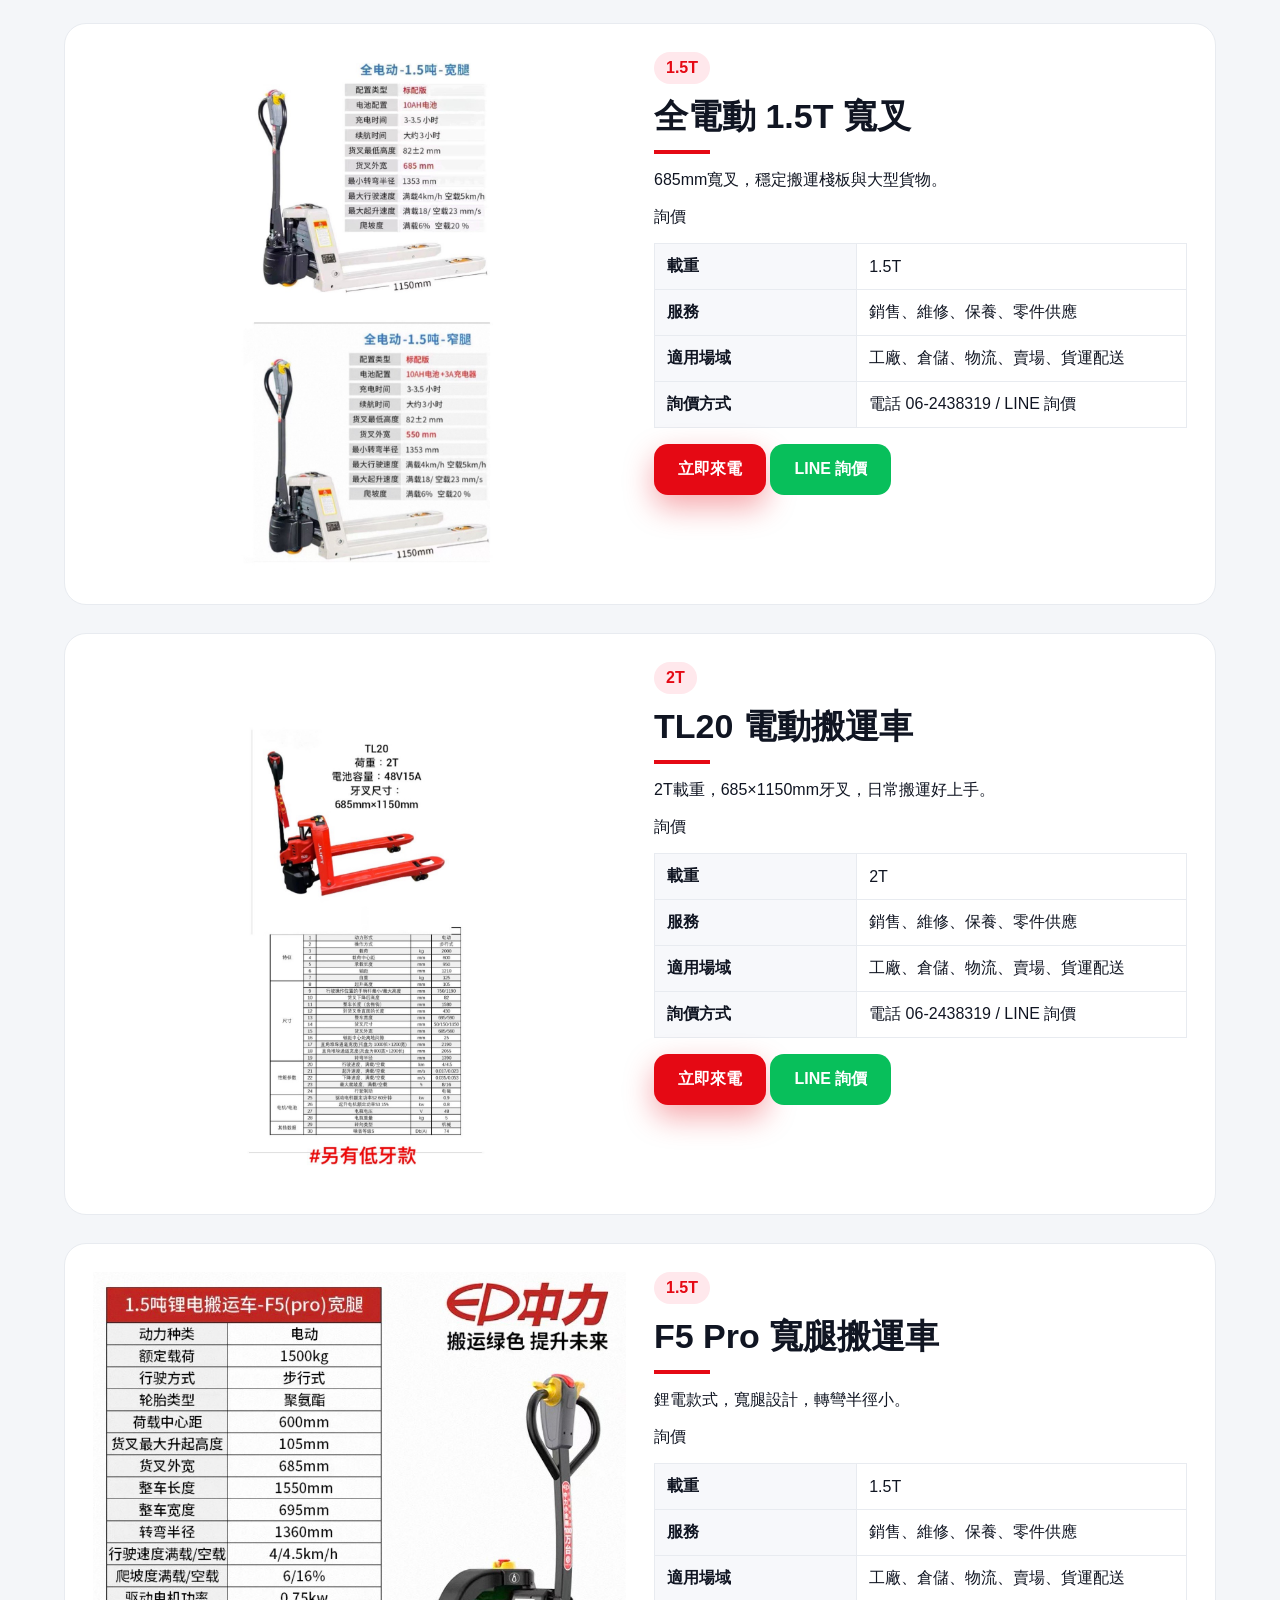
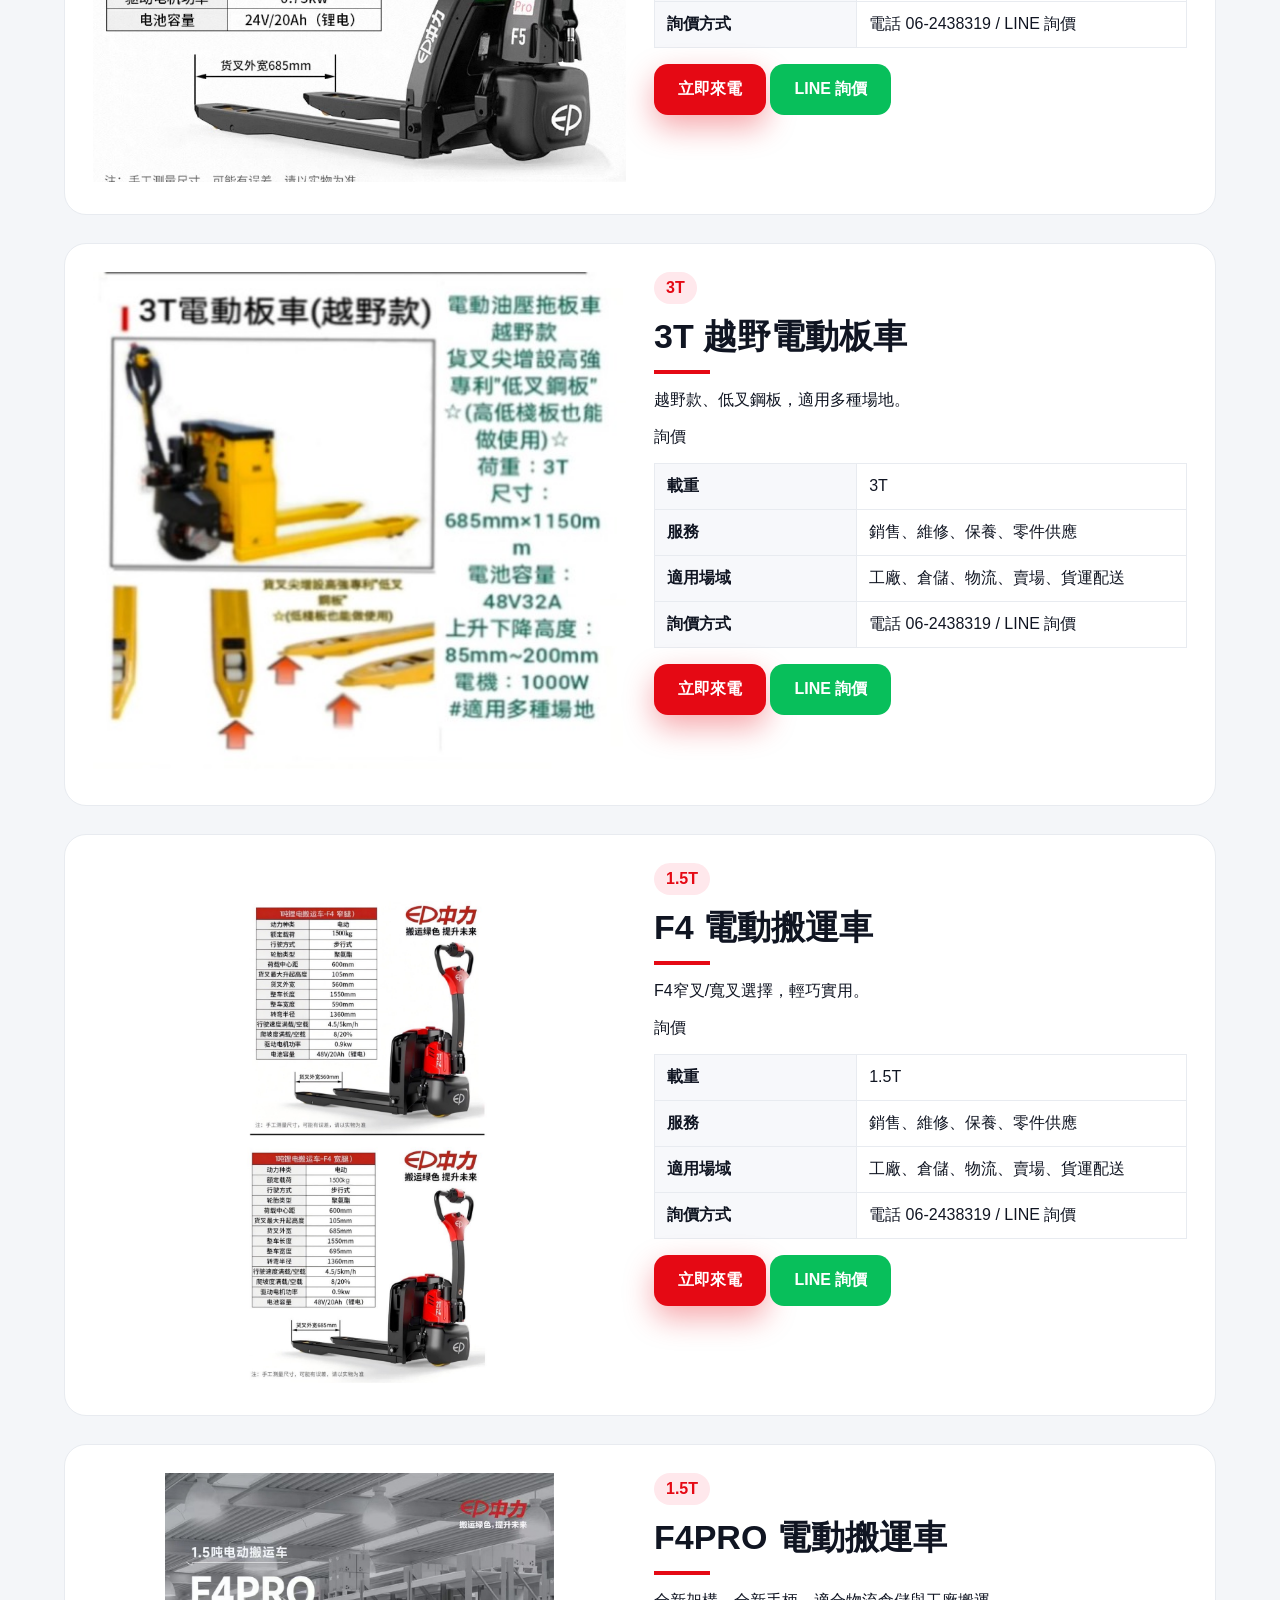
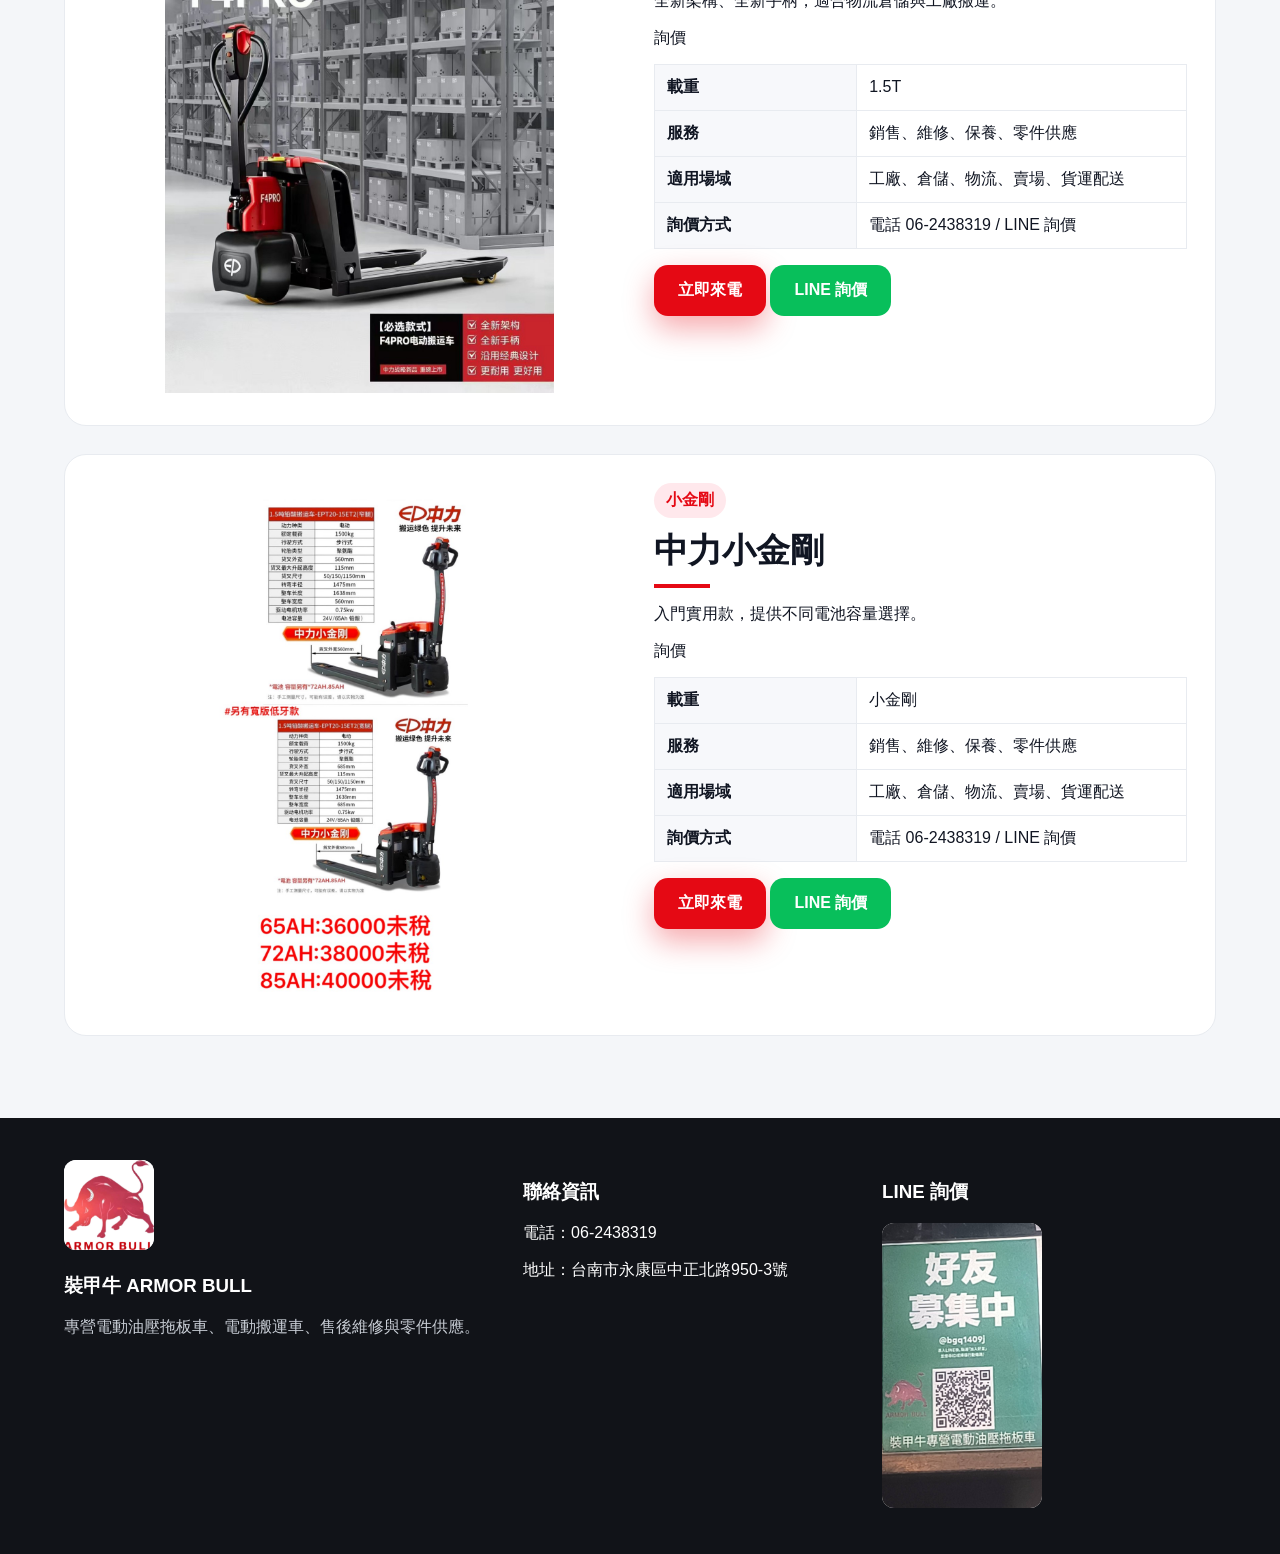
<file: products.html>
<!doctype html><html lang="zh-Hant"><head><meta charset="utf-8"><meta name="viewport" content="width=device-width,initial-scale=1"><title>產品中心｜裝甲牛 ARMOR BULL</title><meta name="description" content="裝甲牛 ARMOR BULL，專營電動拖板車、電動搬運車與維修服務。"><link rel="stylesheet" href="css/style.css"></head><body><header class="topbar"><a class="brand" href="index.html"><img src="images/logo.jpg" onerror="this.onerror=null;this.src='logo.jpg'" alt="ARMOR BULL 裝甲牛 Logo"><div><h1>裝甲牛</h1><span>ARMOR BULL</span></div></a><nav class="nav"><a href="index.html">首頁</a><a href="products.html">產品中心</a><a href="service.html">維修服務</a><a href="about.html">關於我們</a><a href="contact.html">聯絡我們</a><a class="btn btn-red" href="tel:062438319">立即來電</a><a class="btn btn-green" href="contact.html#line">LINE 詢價</a></nav></header><section class="page-hero"><h2>產品中心</h2><p>電動搬運車、站駕式搬運車、越野板車與多款規格選擇。</p></section><section class="section"><section class="product-detail" id="cbd"><div><img src="images/cbd.jpg" onerror="this.onerror=null;this.src='cbd.jpg'" alt="CBD15/20-ZLi-S"></div><div><span class="badge">1.5T</span><h2>CBD15/20-ZLi-S</h2><p>短車身、轉彎半徑小，適合狹窄空間與日常搬運。</p><div class="money">NT$21,000</div><table class="specs"><tr><td>載重</td><td>1.5T</td></tr><tr><td>服務</td><td>銷售、維修、保養、零件供應</td></tr><tr><td>適用場域</td><td>工廠、倉儲、物流、賣場、貨運配送</td></tr><tr><td>詢價方式</td><td>電話 06-2438319 / LINE 詢價</td></tr></table><p><a class="btn btn-red" href="tel:062438319">立即來電</a> <a class="btn btn-green" href="contact.html#line">LINE 詢價</a></p></div></section><section class="product-detail" id="etr151"><div><img src="images/etr151.jpg" onerror="this.onerror=null;this.src='etr151.jpg'" alt="ETR151 站駕式搬運車"></div><div><span class="badge">1.5T</span><h2>ETR151 站駕式搬運車</h2><p>站駕式操作，適合倉儲、物流、工廠長距離搬運。</p><div class="money">詢價</div><table class="specs"><tr><td>載重</td><td>1.5T</td></tr><tr><td>服務</td><td>銷售、維修、保養、零件供應</td></tr><tr><td>適用場域</td><td>工廠、倉儲、物流、賣場、貨運配送</td></tr><tr><td>詢價方式</td><td>電話 06-2438319 / LINE 詢價</td></tr></table><p><a class="btn btn-red" href="tel:062438319">立即來電</a> <a class="btn btn-green" href="contact.html#line">LINE 詢價</a></p></div></section><section class="product-detail" id="white-15"><div><img src="images/white-15.jpg" onerror="this.onerror=null;this.src='white-15.jpg'" alt="全電動 1.5T 寬叉"></div><div><span class="badge">1.5T</span><h2>全電動 1.5T 寬叉</h2><p>685mm寬叉，穩定搬運棧板與大型貨物。</p><div class="money">詢價</div><table class="specs"><tr><td>載重</td><td>1.5T</td></tr><tr><td>服務</td><td>銷售、維修、保養、零件供應</td></tr><tr><td>適用場域</td><td>工廠、倉儲、物流、賣場、貨運配送</td></tr><tr><td>詢價方式</td><td>電話 06-2438319 / LINE 詢價</td></tr></table><p><a class="btn btn-red" href="tel:062438319">立即來電</a> <a class="btn btn-green" href="contact.html#line">LINE 詢價</a></p></div></section><section class="product-detail" id="tl20"><div><img src="images/tl20.jpg" onerror="this.onerror=null;this.src='tl20.jpg'" alt="TL20 電動搬運車"></div><div><span class="badge">2T</span><h2>TL20 電動搬運車</h2><p>2T載重，685×1150mm牙叉，日常搬運好上手。</p><div class="money">詢價</div><table class="specs"><tr><td>載重</td><td>2T</td></tr><tr><td>服務</td><td>銷售、維修、保養、零件供應</td></tr><tr><td>適用場域</td><td>工廠、倉儲、物流、賣場、貨運配送</td></tr><tr><td>詢價方式</td><td>電話 06-2438319 / LINE 詢價</td></tr></table><p><a class="btn btn-red" href="tel:062438319">立即來電</a> <a class="btn btn-green" href="contact.html#line">LINE 詢價</a></p></div></section><section class="product-detail" id="f5pro"><div><img src="images/f5pro.jpg" onerror="this.onerror=null;this.src='f5pro.jpg'" alt="F5 Pro 寬腿搬運車"></div><div><span class="badge">1.5T</span><h2>F5 Pro 寬腿搬運車</h2><p>鋰電款式，寬腿設計，轉彎半徑小。</p><div class="money">詢價</div><table class="specs"><tr><td>載重</td><td>1.5T</td></tr><tr><td>服務</td><td>銷售、維修、保養、零件供應</td></tr><tr><td>適用場域</td><td>工廠、倉儲、物流、賣場、貨運配送</td></tr><tr><td>詢價方式</td><td>電話 06-2438319 / LINE 詢價</td></tr></table><p><a class="btn btn-red" href="tel:062438319">立即來電</a> <a class="btn btn-green" href="contact.html#line">LINE 詢價</a></p></div></section><section class="product-detail" id="terrain3t"><div><img src="images/terrain3t.jpg" onerror="this.onerror=null;this.src='terrain3t.jpg'" alt="3T 越野電動板車"></div><div><span class="badge">3T</span><h2>3T 越野電動板車</h2><p>越野款、低叉鋼板，適用多種場地。</p><div class="money">詢價</div><table class="specs"><tr><td>載重</td><td>3T</td></tr><tr><td>服務</td><td>銷售、維修、保養、零件供應</td></tr><tr><td>適用場域</td><td>工廠、倉儲、物流、賣場、貨運配送</td></tr><tr><td>詢價方式</td><td>電話 06-2438319 / LINE 詢價</td></tr></table><p><a class="btn btn-red" href="tel:062438319">立即來電</a> <a class="btn btn-green" href="contact.html#line">LINE 詢價</a></p></div></section><section class="product-detail" id="f4"><div><img src="images/f4.jpg" onerror="this.onerror=null;this.src='f4.jpg'" alt="F4 電動搬運車"></div><div><span class="badge">1.5T</span><h2>F4 電動搬運車</h2><p>F4窄叉/寬叉選擇，輕巧實用。</p><div class="money">詢價</div><table class="specs"><tr><td>載重</td><td>1.5T</td></tr><tr><td>服務</td><td>銷售、維修、保養、零件供應</td></tr><tr><td>適用場域</td><td>工廠、倉儲、物流、賣場、貨運配送</td></tr><tr><td>詢價方式</td><td>電話 06-2438319 / LINE 詢價</td></tr></table><p><a class="btn btn-red" href="tel:062438319">立即來電</a> <a class="btn btn-green" href="contact.html#line">LINE 詢價</a></p></div></section><section class="product-detail" id="f4pro"><div><img src="images/f4pro.jpg" onerror="this.onerror=null;this.src='f4pro.jpg'" alt="F4PRO 電動搬運車"></div><div><span class="badge">1.5T</span><h2>F4PRO 電動搬運車</h2><p>全新架構、全新手柄，適合物流倉儲與工廠搬運。</p><div class="money">詢價</div><table class="specs"><tr><td>載重</td><td>1.5T</td></tr><tr><td>服務</td><td>銷售、維修、保養、零件供應</td></tr><tr><td>適用場域</td><td>工廠、倉儲、物流、賣場、貨運配送</td></tr><tr><td>詢價方式</td><td>電話 06-2438319 / LINE 詢價</td></tr></table><p><a class="btn btn-red" href="tel:062438319">立即來電</a> <a class="btn btn-green" href="contact.html#line">LINE 詢價</a></p></div></section><section class="product-detail" id="xiaojingang"><div><img src="images/xiaojingang.jpg" onerror="this.onerror=null;this.src='xiaojingang.jpg'" alt="中力小金剛"></div><div><span class="badge">小金剛</span><h2>中力小金剛</h2><p>入門實用款，提供不同電池容量選擇。</p><div class="money">詢價</div><table class="specs"><tr><td>載重</td><td>小金剛</td></tr><tr><td>服務</td><td>銷售、維修、保養、零件供應</td></tr><tr><td>適用場域</td><td>工廠、倉儲、物流、賣場、貨運配送</td></tr><tr><td>詢價方式</td><td>電話 06-2438319 / LINE 詢價</td></tr></table><p><a class="btn btn-red" href="tel:062438319">立即來電</a> <a class="btn btn-green" href="contact.html#line">LINE 詢價</a></p></div></section></section><div class="float"><a class="btn-red" href="tel:062438319">來電</a><a class="btn-green" href="contact.html#line">LINE詢價</a></div><footer class="footer"><div><img src="images/logo.jpg" onerror="this.onerror=null;this.src='logo.jpg'" alt="裝甲牛"><h3>裝甲牛 ARMOR BULL</h3><p class="muted">專營電動油壓拖板車、電動搬運車、售後維修與零件供應。</p></div><div><h3>聯絡資訊</h3><p>電話：06-2438319</p><p>地址：台南市永康區中正北路950-3號</p></div><div id="line"><h3>LINE 詢價</h3><img class="qr" src="images/lineqr.jpg" onerror="this.onerror=null;this.src='lineqr.jpg'" alt="LINE QR Code"></div></footer><script src="js/main.js"></script></body></html>
</file>
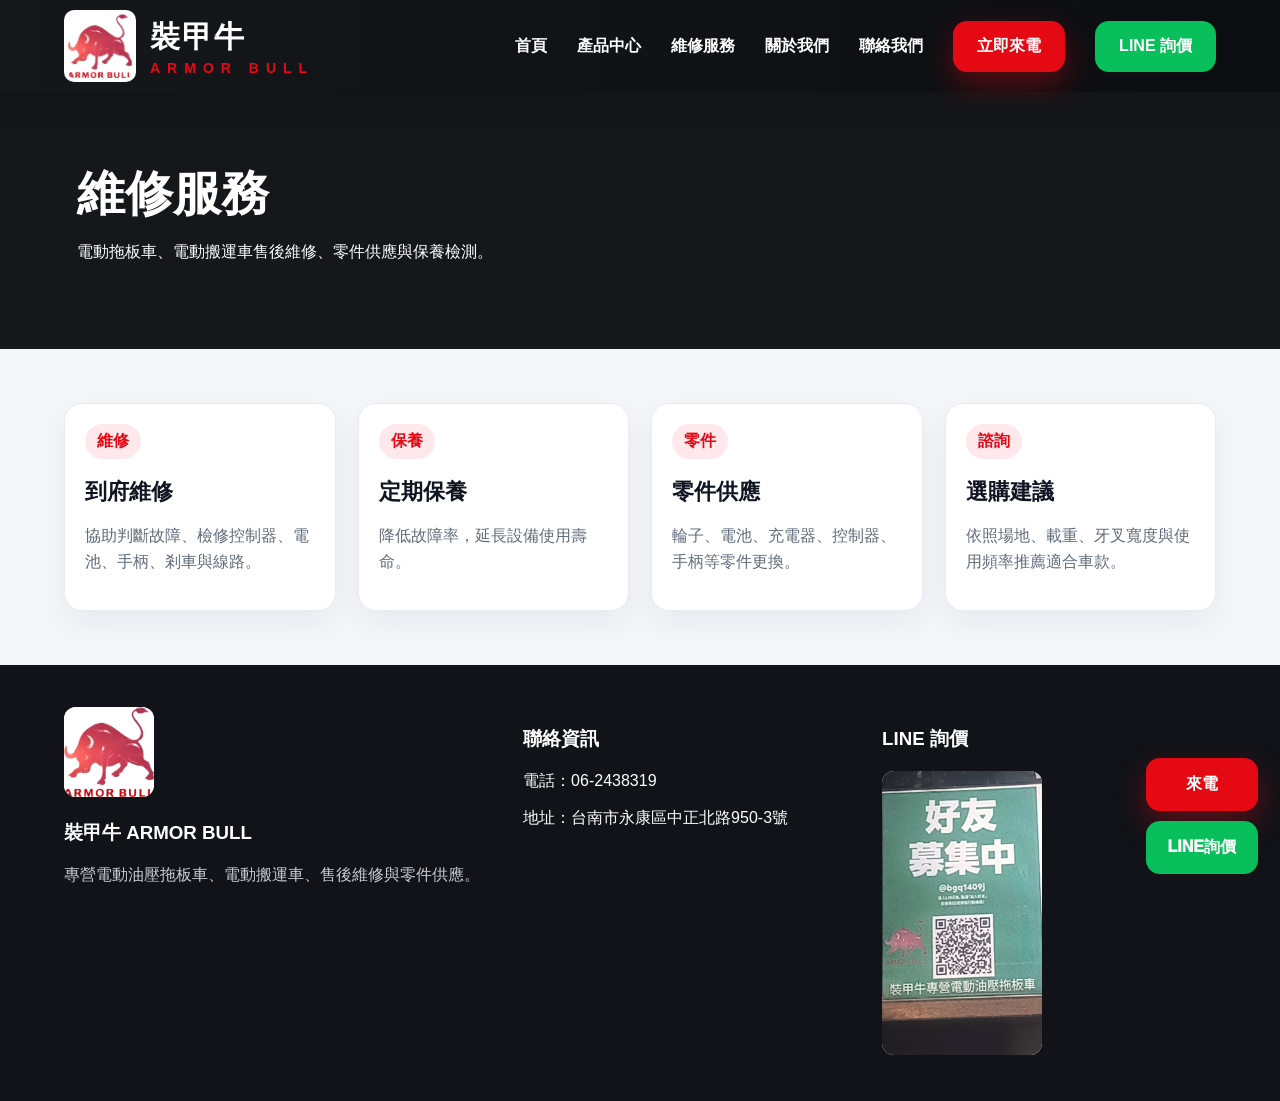
<file: service.html>
<!doctype html><html lang="zh-Hant"><head><meta charset="utf-8"><meta name="viewport" content="width=device-width,initial-scale=1"><title>維修服務｜裝甲牛 ARMOR BULL</title><meta name="description" content="裝甲牛 ARMOR BULL，專營電動拖板車、電動搬運車與維修服務。"><link rel="stylesheet" href="css/style.css"></head><body><header class="topbar"><a class="brand" href="index.html"><img src="images/logo.jpg" onerror="this.onerror=null;this.src='logo.jpg'" alt="ARMOR BULL 裝甲牛 Logo"><div><h1>裝甲牛</h1><span>ARMOR BULL</span></div></a><nav class="nav"><a href="index.html">首頁</a><a href="products.html">產品中心</a><a href="service.html">維修服務</a><a href="about.html">關於我們</a><a href="contact.html">聯絡我們</a><a class="btn btn-red" href="tel:062438319">立即來電</a><a class="btn btn-green" href="contact.html#line">LINE 詢價</a></nav></header><section class="page-hero"><h2>維修服務</h2><p>電動拖板車、電動搬運車售後維修、零件供應與保養檢測。</p></section><section class="section"><div class="grid"><div class="card"><div class="card-body"><span class="badge">維修</span><h3>到府維修</h3><p>協助判斷故障、檢修控制器、電池、手柄、剎車與線路。</p></div></div><div class="card"><div class="card-body"><span class="badge">保養</span><h3>定期保養</h3><p>降低故障率，延長設備使用壽命。</p></div></div><div class="card"><div class="card-body"><span class="badge">零件</span><h3>零件供應</h3><p>輪子、電池、充電器、控制器、手柄等零件更換。</p></div></div><div class="card"><div class="card-body"><span class="badge">諮詢</span><h3>選購建議</h3><p>依照場地、載重、牙叉寬度與使用頻率推薦適合車款。</p></div></div></div></section><div class="float"><a class="btn-red" href="tel:062438319">來電</a><a class="btn-green" href="contact.html#line">LINE詢價</a></div><footer class="footer"><div><img src="images/logo.jpg" onerror="this.onerror=null;this.src='logo.jpg'" alt="裝甲牛"><h3>裝甲牛 ARMOR BULL</h3><p class="muted">專營電動油壓拖板車、電動搬運車、售後維修與零件供應。</p></div><div><h3>聯絡資訊</h3><p>電話：06-2438319</p><p>地址：台南市永康區中正北路950-3號</p></div><div id="line"><h3>LINE 詢價</h3><img class="qr" src="images/lineqr.jpg" onerror="this.onerror=null;this.src='lineqr.jpg'" alt="LINE QR Code"></div></footer><script src="js/main.js"></script></body></html>
</file>
<file: css/style.css>
:root{--red:#e50914;--dark:#111318;--text:#101522;--muted:#606b7a;--line:#e8ebf0;--green:#08bf5b}*{box-sizing:border-box}body{margin:0;font-family:'Noto Sans TC','Microsoft JhengHei',Arial,sans-serif;color:var(--text);background:#f4f6f9}a{text-decoration:none;color:inherit}.topbar{position:sticky;top:0;z-index:50;background:linear-gradient(90deg,#15171b,#0c0d10);height:92px;display:flex;align-items:center;justify-content:space-between;padding:0 5%;box-shadow:0 10px 30px rgba(0,0,0,.18)}.brand{display:flex;align-items:center;gap:14px}.brand img{width:72px;height:72px;object-fit:contain;background:#fff;border-radius:10px;padding:4px}.brand h1{margin:0;color:#fff;font-size:30px;letter-spacing:2px}.brand span{display:block;color:var(--red);letter-spacing:7px;font-weight:800;font-size:14px;margin-top:2px}.nav{display:flex;align-items:center;gap:30px;color:#fff;font-weight:800}.nav a:hover{color:#ff3d46}.btn{display:inline-flex;align-items:center;justify-content:center;gap:8px;padding:15px 24px;border-radius:14px;font-weight:900}.btn-red{background:var(--red);color:#fff;box-shadow:0 12px 30px rgba(229,9,20,.35)}.btn-green{background:var(--green);color:#fff}.btn-outline{border:2px solid #fff;color:#fff}.hero{min-height:560px;background:radial-gradient(circle at 75% 45%,rgba(255,255,255,.24),transparent 28%),linear-gradient(90deg,rgba(0,0,0,.94),rgba(0,0,0,.65),rgba(0,0,0,.85)),url('../images/cbd.jpg') center/cover no-repeat;display:grid;grid-template-columns:1.05fr .95fr;align-items:center;padding:58px 7%;color:#fff;gap:28px}.hero h2{font-size:64px;line-height:1;margin:10px 0;font-weight:1000;letter-spacing:1px}.hero .eyebrow{font-size:25px;font-weight:900}.tag{display:inline-block;background:var(--red);color:#fff;border-radius:8px;padding:5px 14px;font-weight:1000;font-size:30px}.hero p{font-size:22px;line-height:1.7;color:#f4f4f4}.price small{display:block;font-size:18px;margin-bottom:4px}.price strong{font-size:64px;color:var(--red);font-weight:1000;letter-spacing:1px}.features{display:flex;flex-wrap:wrap;gap:18px;margin:24px 0}.features div{border-left:1px solid rgba(255,255,255,.3);padding-left:15px;font-weight:800}.hero-img{background:rgba(255,255,255,.96);border-radius:28px;padding:18px;box-shadow:0 25px 80px rgba(0,0,0,.35)}.hero-img img{width:100%;max-height:430px;object-fit:contain;display:block}.service-strip{display:grid;grid-template-columns:repeat(4,1fr);background:#fff;padding:24px 7%;gap:20px;border-bottom:1px solid var(--line)}.service-strip div{display:flex;gap:14px;align-items:center;justify-content:center;border-right:1px solid var(--line)}.service-strip div:last-child{border-right:none}.icon{width:48px;height:48px;border-radius:50%;background:var(--red);color:#fff;display:grid;place-items:center;font-size:22px}.strip-title{font-weight:1000;font-size:20px}.section{padding:54px 5%}.section-head{display:flex;justify-content:space-between;align-items:end;margin-bottom:26px}.section h2{font-size:34px;margin:0}.section h2:after{content:'';display:block;width:56px;height:4px;background:var(--red);margin-top:10px}.grid{display:grid;grid-template-columns:repeat(4,1fr);gap:22px}.card{background:#fff;border:1px solid var(--line);border-radius:18px;overflow:hidden;box-shadow:0 12px 30px rgba(20,35,60,.06);transition:.25s}.card:hover{transform:translateY(-5px);box-shadow:0 20px 50px rgba(20,35,60,.12)}.pic{height:260px;background:#fff;display:flex;align-items:center;justify-content:center;padding:14px;border-bottom:1px solid var(--line)}.pic img{width:100%;height:100%;object-fit:contain;display:block}.card-body{padding:20px}.badge{display:inline-block;background:#ffe8ec;color:var(--red);border-radius:18px;padding:7px 12px;font-weight:900;margin-bottom:10px}.card h3{font-size:22px;margin:8px 0}.card p{color:var(--muted);line-height:1.6}.card .money{color:var(--red);font-size:22px;font-weight:1000;margin:10px 0}.mini-btn{display:inline-block;border:1px solid #ccd2dc;border-radius:8px;padding:10px 16px;font-weight:800;margin-top:8px}.product-detail{display:grid;grid-template-columns:1fr 1fr;gap:28px;background:#fff;border-radius:22px;padding:28px;margin-bottom:28px;border:1px solid var(--line)}.product-detail img{width:100%;max-height:520px;object-fit:contain;background:#fff}.specs{border-collapse:collapse;width:100%;margin-top:15px}.specs td{border:1px solid var(--line);padding:12px}.specs td:first-child{font-weight:900;background:#f7f8fb;width:38%}.float{position:fixed;right:22px;bottom:26px;z-index:60;display:grid;gap:10px}.float a{color:#fff;border-radius:14px;padding:16px 22px;font-weight:1000;text-align:center}.footer{background:#111318;color:#fff;padding:42px 5%;display:grid;grid-template-columns:1.3fr 1fr 1fr;gap:25px}.footer img{width:90px;height:90px;object-fit:contain;background:#fff;border-radius:12px}.muted{color:#c9ced6}.qr{width:160px!important;height:auto!important}.page-hero{padding:70px 6%;background:#15171b;color:#fff}.page-hero h2{font-size:48px;margin:0 0 12px}@media(max-width:980px){.topbar{height:auto;flex-wrap:wrap;padding:12px 4%;gap:12px}.nav{gap:14px;flex-wrap:wrap}.hero{grid-template-columns:1fr;padding:40px 5%}.hero h2{font-size:44px}.service-strip,.grid{grid-template-columns:repeat(2,1fr)}.product-detail{grid-template-columns:1fr}.footer{grid-template-columns:1fr}}@media(max-width:620px){.brand img{width:58px;height:58px}.brand h1{font-size:24px}.nav a{font-size:14px}.btn{padding:11px 14px}.hero h2{font-size:36px}.price strong{font-size:42px}.service-strip,.grid{grid-template-columns:1fr}.pic{height:240px}.float{right:12px;bottom:12px}.topbar{position:relative}}

/* verified fix: no image crop + stable display */
.brand img{object-fit:contain!important;background:#fff!important;}
.pic img,.hero-img img,.product-detail img,.footer img,.qr{object-fit:contain!important;background:#fff!important;}
.pic{display:flex!important;align-items:center!important;justify-content:center!important;background:#fff!important;}
.card .pic img{max-width:100%!important;max-height:100%!important;width:auto!important;height:auto!important;}
.hero-img img{width:100%!important;height:auto!important;}
</file>
